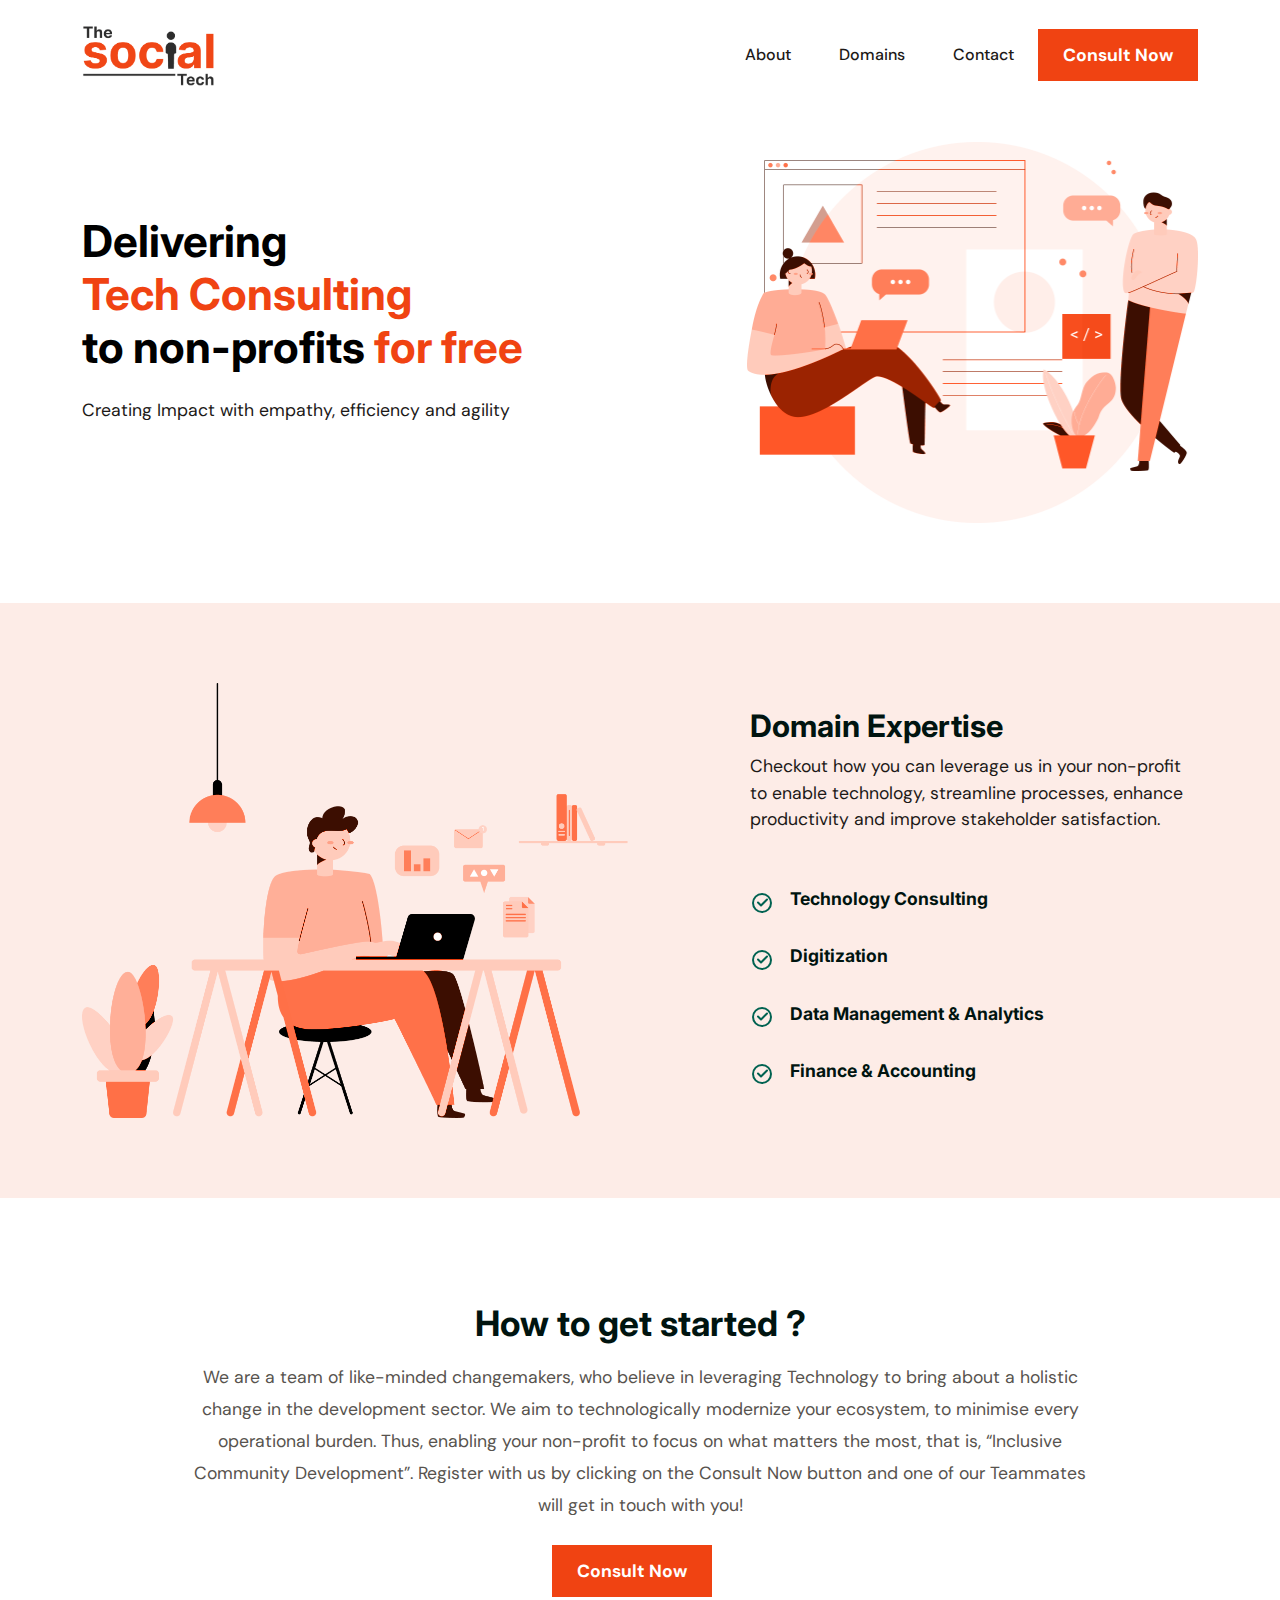
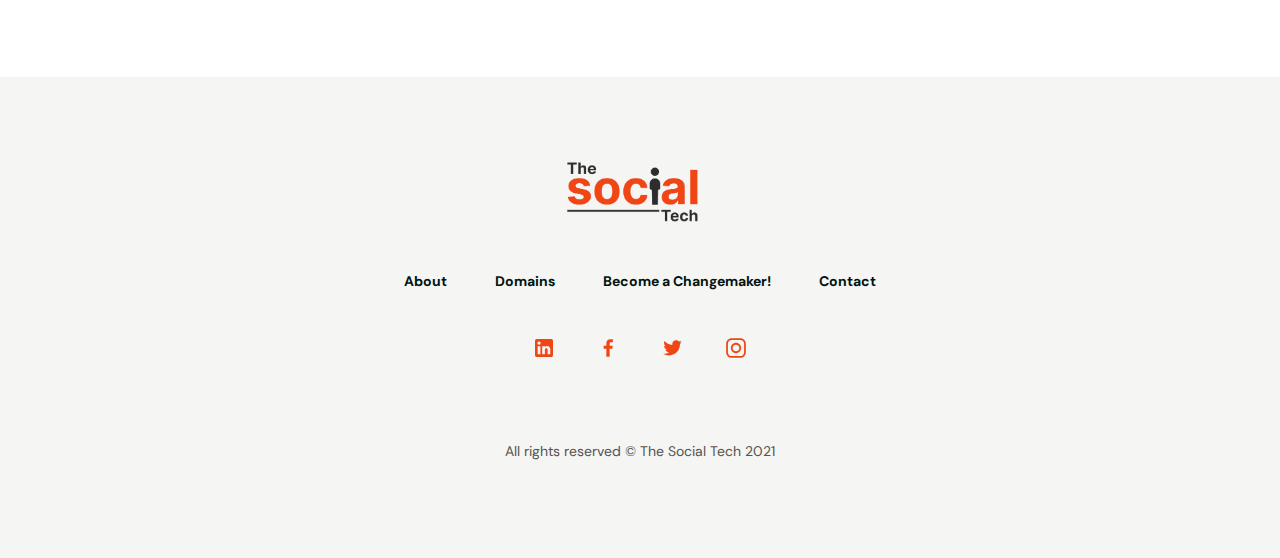
<file: index.html>
<!DOCTYPE html>
<html lang="en">
  <head>
    <title>The Social Tech | Enabling Non Profits with Technology</title>
    <meta charset="utf-8">
    <meta name="viewport" content="width=device-width, initial-scale=1, shrink-to-fit=no">
    <meta name="description" content="We are a community of changemakers, who strongly believe in Enabling Social Interventions with Technology | Responsible Tech | Enlarging Opportunities">
    <meta name="author" content="">
    <link rel="stylesheet" href="https://fonts.googleapis.com/css2?family=DM+Sans:wght@400;500;700&display=swap">
    <link rel="stylesheet" href="https://fonts.googleapis.com/css2?family=Poppins:wght@400;500;700&display=swap">
    <link rel="stylesheet" href="https://fonts.googleapis.com/css?family=Inter:400&amp;subset=latin">
    <link rel="stylesheet" href="css/bootstrap/bootstrap.min.css">
    <link rel="icon" href="favicon.ico">
	<!-- Global site tag (gtag.js) - Google Analytics -->
	<script async src="https://www.googletagmanager.com/gtag/js?id=G-4LLMQLRCB5"></script>
	<script>
	  window.dataLayer = window.dataLayer || [];
	  function gtag(){dataLayer.push(arguments);}
	  gtag('js', new Date());

	  gtag('config', 'G-4LLMQLRCB5');
	</script>
  </head>
  <body>
    <div class="">
        
      <nav class="position-relative navbar navbar-expand-lg navbar-light py-5"><div class="container">
        <a class="navbar-brand" href="index.html">
          <img src="images/thesocialtech-logo.png" alt="" width="132"></a>
        <button class="btn p-0 d-lg-none navbar-burger">
          <svg width="24" height="24" viewbox="0 0 24 24" fill="none" xmlns="http://www.w3.org/2000/svg"><path fill-rule="evenodd" clip-rule="evenodd" d="M3.5 7C3.22386 7 3 6.77614 3 6.5C3 6.22386 3.22386 6 3.5 6H20.5C20.7761 6 21 6.22386 21 6.5C21 6.77614 20.7761 7 20.5 7H3.5ZM3.5 12C3.22386 12 3 11.7761 3 11.5C3 11.2239 3.22386 11 3.5 11H20.5C20.7761 11 21 11.2239 21 11.5C21 11.7761 20.7761 12 20.5 12H3.5ZM3 16.5C3 16.7761 3.22386 17 3.5 17H20.5C20.7761 17 21 16.7761 21 16.5C21 16.2239 20.7761 16 20.5 16H3.5C3.22386 16 3 16.2239 3 16.5Z" fill="#006251"></path></svg></button>
        <ul class="d-none d-lg-flex ms-auto navbar-nav">
		  <li class="nav-item"><a class="nav-link" href="about.html">About</a></li>
          <li class="nav-item"><a class="nav-link" href="service-domains.html">Domains</a></li>
          <li class="nav-item"><a class="nav-link" href="contact.html">Contact</a></li>
          <li class="nav-item">
        </ul>
		<div class="d-none d-lg-block"><a class="btn btn-secondary" href="non-profit-consult-us.html">Consult Now</a></li>
        </div>
        <div class="d-none navbar-menu position-fixed top-0 start-0 bottom-0 w-75 mw-sm" style="z-index: 9999;">
          <div class="navbar-backdrop position-fixed top-0 start-0 end-0 bottom-0 bg-primary" style="opacity: 90%;"></div>
          <nav class="position-relative h-100 w-100 d-flex flex-column py-6 px-6 navbar-light bg-white overflow-auto"><div class="d-flex align-items-center mb-10">
            <a class="me-auto navbar-brand" href="index.html">
              <img src="images/thesocialtech-logo.png" alt="The Social Tech" width="132"></a>
            <button class="navbar-close btn-close" type="button" aria-label="Close"></button>
            </div>
            <div>
              <ul class="nav flex-column">
				<li class="nav-item mb-4"><a class="nav-link" href="about.html">About</a></li>
                <li class="nav-item mb-4"><a class="nav-link" href="service-domains.html">Domains</a></li>
                <li class="nav-item mb-4"><a class="nav-link" href="contact.html">Contact</a></li>
              </ul>
			  <div class="mt-auto">
				<div class="py-6"><a class="w-100 btn btn-secondary mb-2" href="non-profit-consult-us.html">Consult Now</a></div>
              </div>
            </div>
          </nav></div>
      </nav>
        
      <section class="pb-8">
		<div class="container mt-8">
        <div class="row align-items-center mb-12">
          <div class="col-12 col-lg-7 mb-20 mb-lg-0">
            <!--<div class="mw-lg-md">-->
            <h1 class="mb-5 text-primary">
              Delivering<br><span class="text-secondary">Tech Consulting</span><br>
              to non-profits <span class="text-secondary">for free</span>
            </h1>
            <p class="lh-lg mb-6 lead">Creating Impact with empathy, efficiency and agility</p>
            <!--</div>-->
          </div>
          <div class="col-12 col-lg-5 ms-auto">
            <img class="img-fluid" src="images/example-scene-orange.png" alt="">
		  </div>
        </div>
        </div>
      </section>
        
      <section class="py-20 bg-secondary-light">
        <div class="container">
          <div class="row align-items-center">
            <div class="col-12 col-lg-6 mb-10 mb-lg-0">
              <img class="img-fluid" src="images/scene-computer-orange.png" alt="">
            </div>
            <div class="col-12 col-lg-6">
              <div class="mw-lg-md ms-lg-auto">
                <h3>Domain Expertise</h3>
                <p class="mb-14">Checkout how you can leverage us in your non-profit to enable technology,
                  streamline processes, enhance productivity and improve stakeholder satisfaction.</p>
                <div class="d-flex align-items-start mb-6">
                  <span class="me-4">
                    <svg width="24" height="24" viewbox="0 0 24 24" fill="none" xmlns="http://www.w3.org/2000/svg">
                      <path d="M12 21C16.9706 21 21 16.9706 21 12C21 7.02944 16.9706 3 12 3C7.02944 3 3 7.02944 3 12C3 16.9706 7.02944 21 12 21Z" stroke="#006251" stroke-width="2" stroke-linecap="round" stroke-linejoin="round"></path>
                      <path d="M8 11.5L11 14.5L17 8.5" stroke="#006251" stroke-width="2" stroke-linecap="round" stroke-linejoin="round"></path>
                    </svg>
                  </span>
                  <div>
                    <h6 class="mb-3">Technology Consulting</h6>
                  </div>
                </div>
                <div class="d-flex align-items-start mb-6">
                  <span class="me-4">
                    <svg width="24" height="24" viewbox="0 0 24 24" fill="none" xmlns="http://www.w3.org/2000/svg">
                      <path d="M12 21C16.9706 21 21 16.9706 21 12C21 7.02944 16.9706 3 12 3C7.02944 3 3 7.02944 3 12C3 16.9706 7.02944 21 12 21Z" stroke="#006251" stroke-width="2" stroke-linecap="round" stroke-linejoin="round"></path>
                      <path d="M8 11.5L11 14.5L17 8.5" stroke="#006251" stroke-width="2" stroke-linecap="round" stroke-linejoin="round"></path>
                    </svg>
                  </span>
                  <div>
                    <h6 class="mb-3">Digitization</h6>
                  </div>
                </div>
      
                <div class="d-flex align-items-start mb-6">
                  <span class="me-4">
                    <svg width="24" height="24" viewbox="0 0 24 24" fill="none" xmlns="http://www.w3.org/2000/svg">
                      <path d="M12 21C16.9706 21 21 16.9706 21 12C21 7.02944 16.9706 3 12 3C7.02944 3 3 7.02944 3 12C3 16.9706 7.02944 21 12 21Z" stroke="#006251" stroke-width="2" stroke-linecap="round" stroke-linejoin="round"></path>
                      <path d="M8 11.5L11 14.5L17 8.5" stroke="#006251" stroke-width="2" stroke-linecap="round" stroke-linejoin="round"></path>
                    </svg>
                  </span>
                  <div>
                    <h6 class="mb-3">Data Management &amp; Analytics</h6>
                  </div>
                </div>  
      
                <div class="d-flex align-items-start">
                  <span class="me-4">
                    <svg width="24" height="24" viewbox="0 0 24 24" fill="none" xmlns="http://www.w3.org/2000/svg">
                      <path d="M12 21C16.9706 21 21 16.9706 21 12C21 7.02944 16.9706 3 12 3C7.02944 3 3 7.02944 3 12C3 16.9706 7.02944 21 12 21Z" stroke="#006251" stroke-width="2" stroke-linecap="round" stroke-linejoin="round"></path>
                      <path d="M8 11.5L11 14.5L17 8.5" stroke="#006251" stroke-width="2" stroke-linecap="round" stroke-linejoin="round"></path>
                    </svg>
                  </span>
                  <div>
                    <h6 class="mb-3">Finance &amp; Accounting</h6>
                  </div>
                </div>
              </div>
            </div>
          </div>
        </div>
      </section>
        
      <!---<section class="py-20 bg-light">
        <div class="container">
          <div class="mw-3xl mx-auto mb-8 text-center">
            
            <h2 class="mt-6 mb-4">Domain Expertise</h2>
            <p class="mx-auto lh-lg text-muted">Checkout how you can leverage us in your non-profit to enable technology,
              streamline processes, enhance productivity and improve stakeholder satisfaction.
            </p>
          </div>
          <div class="row mb-n4">
            <div class="col-12 col-md-12 col-lg-12 p-4">
              <img class="img-fluid" src="images/services.png" alt="">
            </div>
          </div>
        </div>
      </section>-->
        
      <section class="py-20"><div class="container">
          <div class="mw-4xl mx-auto text-center">
            
            <h2 class="mt-6 mb-4">How to get started ?</h2>
            <p class="mb-6 mx-auto lh-lg text-muted">We are a team of like-minded changemakers, who believe in leveraging Technology to bring about a holistic change in the development sector. We aim to technologically modernize your ecosystem, to minimise every operational burden. Thus, enabling your non-profit to focus on what matters the most, that is, “Inclusive Community Development”. Register with us by clicking on the Consult Now button and one of our Teammates will get in touch with you!
      </p>
            <a class="btn btn-primary d-block d-md-inline-block mb-2 mb-md-0 mb-lg-0 me-md-4 btn-secondary" href="non-profit-consult-us.html">Consult Now</a>
          </div>
        </div>
      </section>
        
      <section class="py-20 bg-light"><div class="container">
        <div class="max-w-xl mx-auto">
          <div class="text-center pb-10 border-bottom">
            <a class="d-inline-block mb-10 navbar-brand" href="#">
              <img src="images/thesocialtech-logo.png" alt="" width="132"></a>
            <ul class="list-unstyled d-flex flex-wrap justify-content-center mb-10">
				<li class="mb-5 mb-lg-0 me-6 me-lg-12"><a class="small link-dark text-decoration-none fw-bold" href="about.html">About</a></li>
                <li class="mb-5 mb-lg-0 me-6 me-lg-12"><a class="small link-dark text-decoration-none fw-bold" href="service-domains.html">Domains</a></li>
                <li class="mb-5 mb-lg-0 me-6 me-lg-12"><a class="small link-dark text-decoration-none fw-bold" href="changemaker-registration.html">Become a Changemaker!</a></li>
                <li><a class="small link-dark text-decoration-none fw-bold" href="contact.html">Contact</a></li>
            </ul><div class="d-flex flex-wrap justify-content-center align-items-center">
                <a class="text-decoration-none me-10" href="https://linkedin.com/company/thesocialtechorg">
                  <img src="cronos-assets/logos/brands/linkedIn.svg" height="24" width="24" alt=""></a>
                <a class="text-decoration-none me-10" href="https://fb.me/thesocialtechorg">
                  <img src="cronos-assets/logos/brands/facebook.svg" height="24" width="24"  alt=""></a>
                <a class="text-decoration-none me-10" href="https://twitter.com/SocialTechOrg">
                  <img src="cronos-assets/logos/brands/twitter.svg" height="24" width="24" alt=""></a>
                <a class="text-decoration-none" href="https://www.instagram.com/thesocialtechorg/">
                  <img src="cronos-assets/logos/brands/instagram.svg" height="24" width="24" alt=""></a>
            </div>
          </div>
          <p class="pt-10 small text-muted text-center">All rights reserved © The Social Tech 2021</p>
        </div>
        </div>
      </section>
    </div>
    <script src="js/bootstrap/bootstrap.bundle.min.js"></script>
    <script src="js/main.js"></script>
  </body>
</html>
</file>
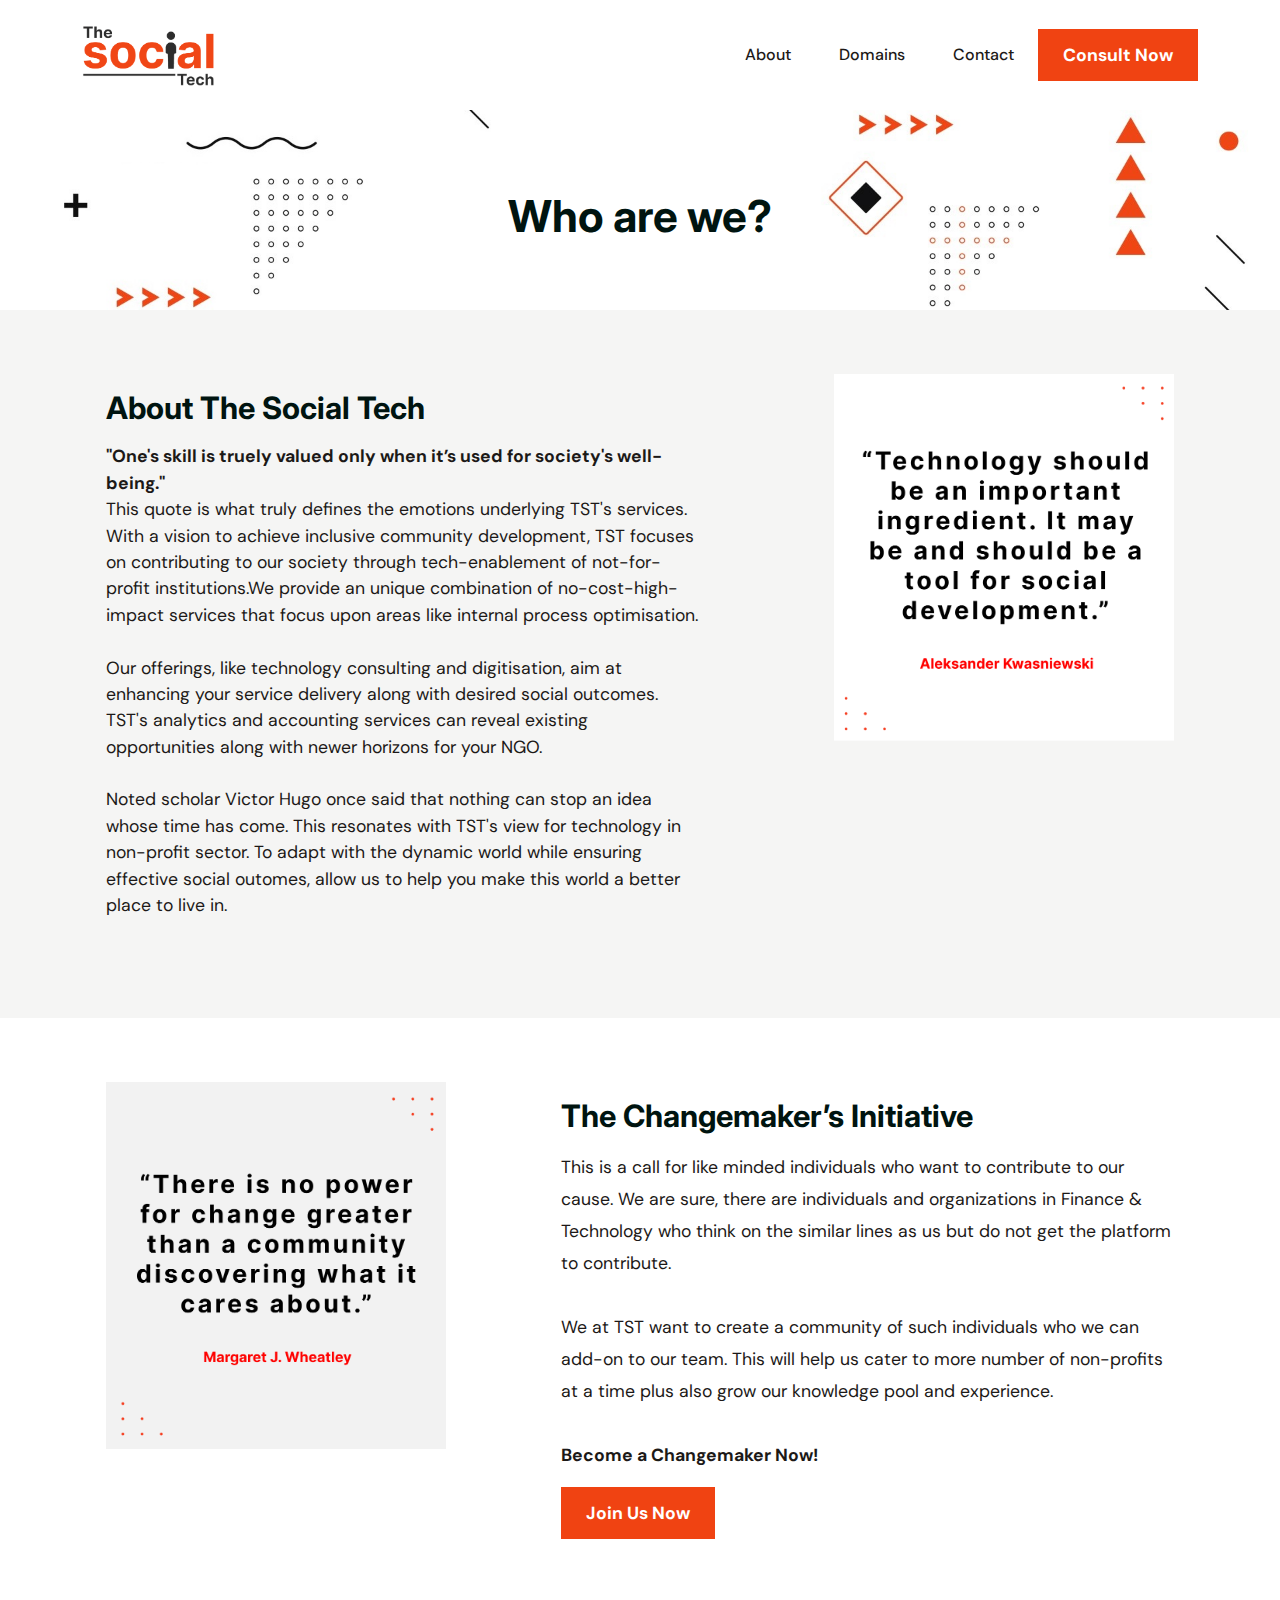
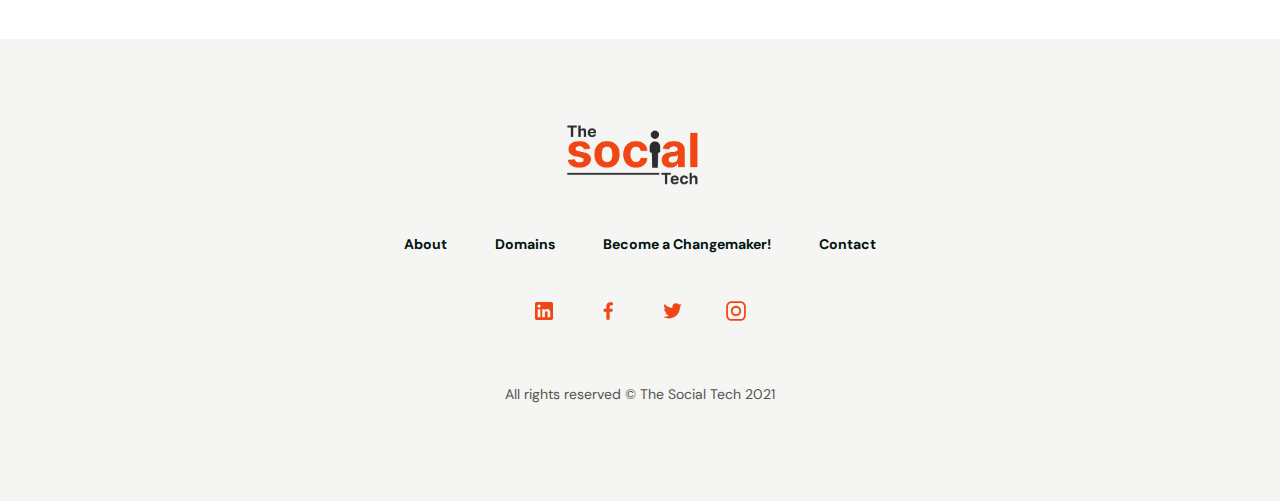
<file: about.html>
<!DOCTYPE html>
<html lang="en">
  <head>
    <title>About Us | The Social Tech - Enabling NP Tech</title>
    <meta charset="utf-8">
    <meta name="viewport" content="width=device-width, initial-scale=1, shrink-to-fit=no">
    <meta name="description" content="Enabling Social Interventions with Technology | Enlarging Opportunities | Technology Consulting | Digitization | Data Analytics | Finance & Accounting">
    <meta name="author" content="">
    <link rel="stylesheet" href="https://fonts.googleapis.com/css2?family=DM+Sans:wght@400;500;700&display=swap">
    <link rel="stylesheet" href="https://fonts.googleapis.com/css2?family=Poppins:wght@400;500;700&display=swap">
    <link rel="stylesheet" href="https://fonts.googleapis.com/css?family=Inter:400&amp;subset=latin">
    <link rel="stylesheet" href="css/bootstrap/bootstrap.min.css">
    <link rel="icon" href="favicon.ico">
  </head>
  <body>
    <div class="">
        
     <nav class="position-relative navbar navbar-expand-lg navbar-light py-5"><div class="container">
        <a class="navbar-brand" href="index.html">
          <img src="images/thesocialtech-logo.png" alt="The Social Tech" width="132"></a>
        <button class="btn p-0 d-lg-none navbar-burger">
          <svg width="24" height="24" viewbox="0 0 24 24" fill="none" xmlns="http://www.w3.org/2000/svg"><path fill-rule="evenodd" clip-rule="evenodd" d="M3.5 7C3.22386 7 3 6.77614 3 6.5C3 6.22386 3.22386 6 3.5 6H20.5C20.7761 6 21 6.22386 21 6.5C21 6.77614 20.7761 7 20.5 7H3.5ZM3.5 12C3.22386 12 3 11.7761 3 11.5C3 11.2239 3.22386 11 3.5 11H20.5C20.7761 11 21 11.2239 21 11.5C21 11.7761 20.7761 12 20.5 12H3.5ZM3 16.5C3 16.7761 3.22386 17 3.5 17H20.5C20.7761 17 21 16.7761 21 16.5C21 16.2239 20.7761 16 20.5 16H3.5C3.22386 16 3 16.2239 3 16.5Z" fill="#006251"></path></svg></button>
        <ul class="d-none d-lg-flex ms-auto navbar-nav">
		  <li class="nav-item"><a class="nav-link" href="about.html">About</a></li>
          <li class="nav-item"><a class="nav-link" href="service-domains.html">Domains</a></li>
          <li class="nav-item"><a class="nav-link" href="contact.html">Contact</a></li>
          <li class="nav-item">
        </ul>
		<div class="d-none d-lg-block"><a class="btn btn-secondary" href="non-profit-consult-us.html">Consult Now</a></li>
        </div>
        <div class="d-none navbar-menu position-fixed top-0 start-0 bottom-0 w-75 mw-sm" style="z-index: 9999;">
          <div class="navbar-backdrop position-fixed top-0 start-0 end-0 bottom-0 bg-primary" style="opacity: 90%;"></div>
          <nav class="position-relative h-100 w-100 d-flex flex-column py-6 px-6 navbar-light bg-white overflow-auto"><div class="d-flex align-items-center mb-10">
            <a class="me-auto navbar-brand" href="index.html">
              <img src="images/thesocialtech-logo.png" alt="The Social Tech" width="132"></a>
            <button class="navbar-close btn-close" type="button" aria-label="Close"></button>
            </div>
            <div>
              <ul class="nav flex-column">
				<li class="nav-item mb-4"><a class="nav-link" href="about.html">About</a></li>
                <li class="nav-item mb-4"><a class="nav-link" href="service-domains.html">Domains</a></li>
                <li class="nav-item mb-4"><a class="nav-link" href="contact.html">Contact</a></li>
              </ul><div class="mt-auto">
              <div class="py-6"><a class="w-100 btn btn-secondary mb-2" href="non-profit-consult-us.html">Consult Now</a></div>
              </div>
            </div>
          </nav></div>
      </nav>
         
	<section>
	   <div class="text-center bg-image"
          style=" background-image: url('images/page_banner.jpg');	  
			background-position: center;
			background-repeat: no-repeat;
			background-size: cover;
			position: relative;
          height: 200px;">
		  <h1 class="p-20">Who are we?</h1>  
        </div>
	</section>
		
		
	  
	  
      <section class="py-10 bg-light"><div class="container">
          <div class="row mb-5 p-6 bg-light">
            <div class="col-12 col-lg-7">
              <div class="pe-lg-5 mb-4">
                <h3 class="mt-4 mb-4">About The Social Tech</h3>
				<strong>"One's skill is truely valued only when it’s used for society's well-being."</strong>
				<br>
				This quote is what truly defines the emotions underlying TST's services. With a vision to achieve inclusive community development, TST focuses on contributing to our society through tech-enablement of not-for-profit institutions.We provide an unique combination of no-cost-high-impact services that focus upon areas like internal process optimisation. 
				<br><br>
				Our offerings, like technology consulting and digitisation, aim at enhancing your service delivery along with desired social outcomes. TST's analytics and accounting services can reveal existing opportunities along with newer horizons for your NGO.
				<br><br>
				Noted scholar Victor Hugo once said that nothing can stop an idea whose time has come. This resonates with TST's view for technology in non-profit sector. To adapt with the dynamic world while ensuring effective social outomes, allow us to help you make this world a better place to live in.
                </p>
              </div>
            </div>
            <div class="col-12 col-lg-4 ms-auto">
              <img class="img-fluid" src="images/quote-about.png" alt=""></div>
          </div>
        </div>
      </section>
        
      <section class="py-10">
        <div class="container">
          <div class="row mb-5 p-6">	
            <div class="col-12 col-lg-4 me-auto">
              <img class="img-fluid" src="images/quote-about2.png" alt="">
            </div>
      
            <div class="col-12 col-lg-7">
              <div class="mb-4">
                <h3 class="mt-4 mb-4">The Changemaker’s Initiative</h3>
                <p class="lead lh-lg">This is a call for like minded individuals who want to contribute to our cause. We are sure, there are individuals and organizations in Finance &amp; Technology who think on the similar lines as us but do not get the platform to contribute. 
                  <br><br>
                  We at TST want to create a community of such individuals who we can add-on to our team. This will help us cater to more number of non-profits at a time plus also grow our knowledge pool and experience.
                  <br><br>
                  <strong>Become a Changemaker Now!</strong>
                </p>
                <a class="btn btn-primary d-inline-block btn-secondary" href="changemaker-registration.html">Join Us Now</a>
              </div>
            </div>
          </div>
        </div>
      </section>
        
      <section class="py-20 bg-light"><div class="container">
          <div class="max-w-xl mx-auto">
            <div class="text-center pb-10 border-bottom">
              <a class="d-inline-block mb-10 navbar-brand" href="index.html"><img src="images/thesocialtech-logo.png" alt="" width="132"></a>
              <ul class="list-unstyled d-flex flex-wrap justify-content-center mb-10"><li class="mb-5 mb-lg-0 me-6 me-lg-12"><a class="small link-dark text-decoration-none fw-bold" href="about.html">About</a></li>
                <li class="mb-5 mb-lg-0 me-6 me-lg-12"><a class="small link-dark text-decoration-none fw-bold" href="service-domains.html">Domains</a></li>
                <li class="mb-5 mb-lg-0 me-6 me-lg-12"><a class="small link-dark text-decoration-none fw-bold" href="changemaker-registration.html">Become a Changemaker!</a></li>
                <li><a class="small link-dark text-decoration-none fw-bold" href="contact.html">Contact</a></li>
              </ul><div class="d-flex flex-wrap justify-content-center align-items-center">
              <a class="text-decoration-none me-10" href="https://linkedin.com/company/thesocialtechorg">
                  <img src="cronos-assets/logos/brands/linkedIn.svg" height="24" width="24" alt=""></a>
                <a class="text-decoration-none me-10" href="https://fb.me/thesocialtechorg">
                  <img src="cronos-assets/logos/brands/facebook.svg" height="24" width="24"  alt=""></a>
                <a class="text-decoration-none me-10" href="https://twitter.com/SocialTechOrg">
                  <img src="cronos-assets/logos/brands/twitter.svg" height="24" width="24" alt=""></a>
                <a class="text-decoration-none" href="https://www.instagram.com/thesocialtechorg/">
                  <img src="cronos-assets/logos/brands/instagram.svg" height="24" width="24" alt=""></a>
              </div>
            </div>
            <p class="pt-5 small text-muted text-center">All rights reserved © The Social Tech 2021</p>
          </div>
        </div>
      </section>
    </div>
    <script src="js/bootstrap/bootstrap.bundle.min.js"></script>
    <script src="js/main.js"></script>
  </body>
</html>
</file>
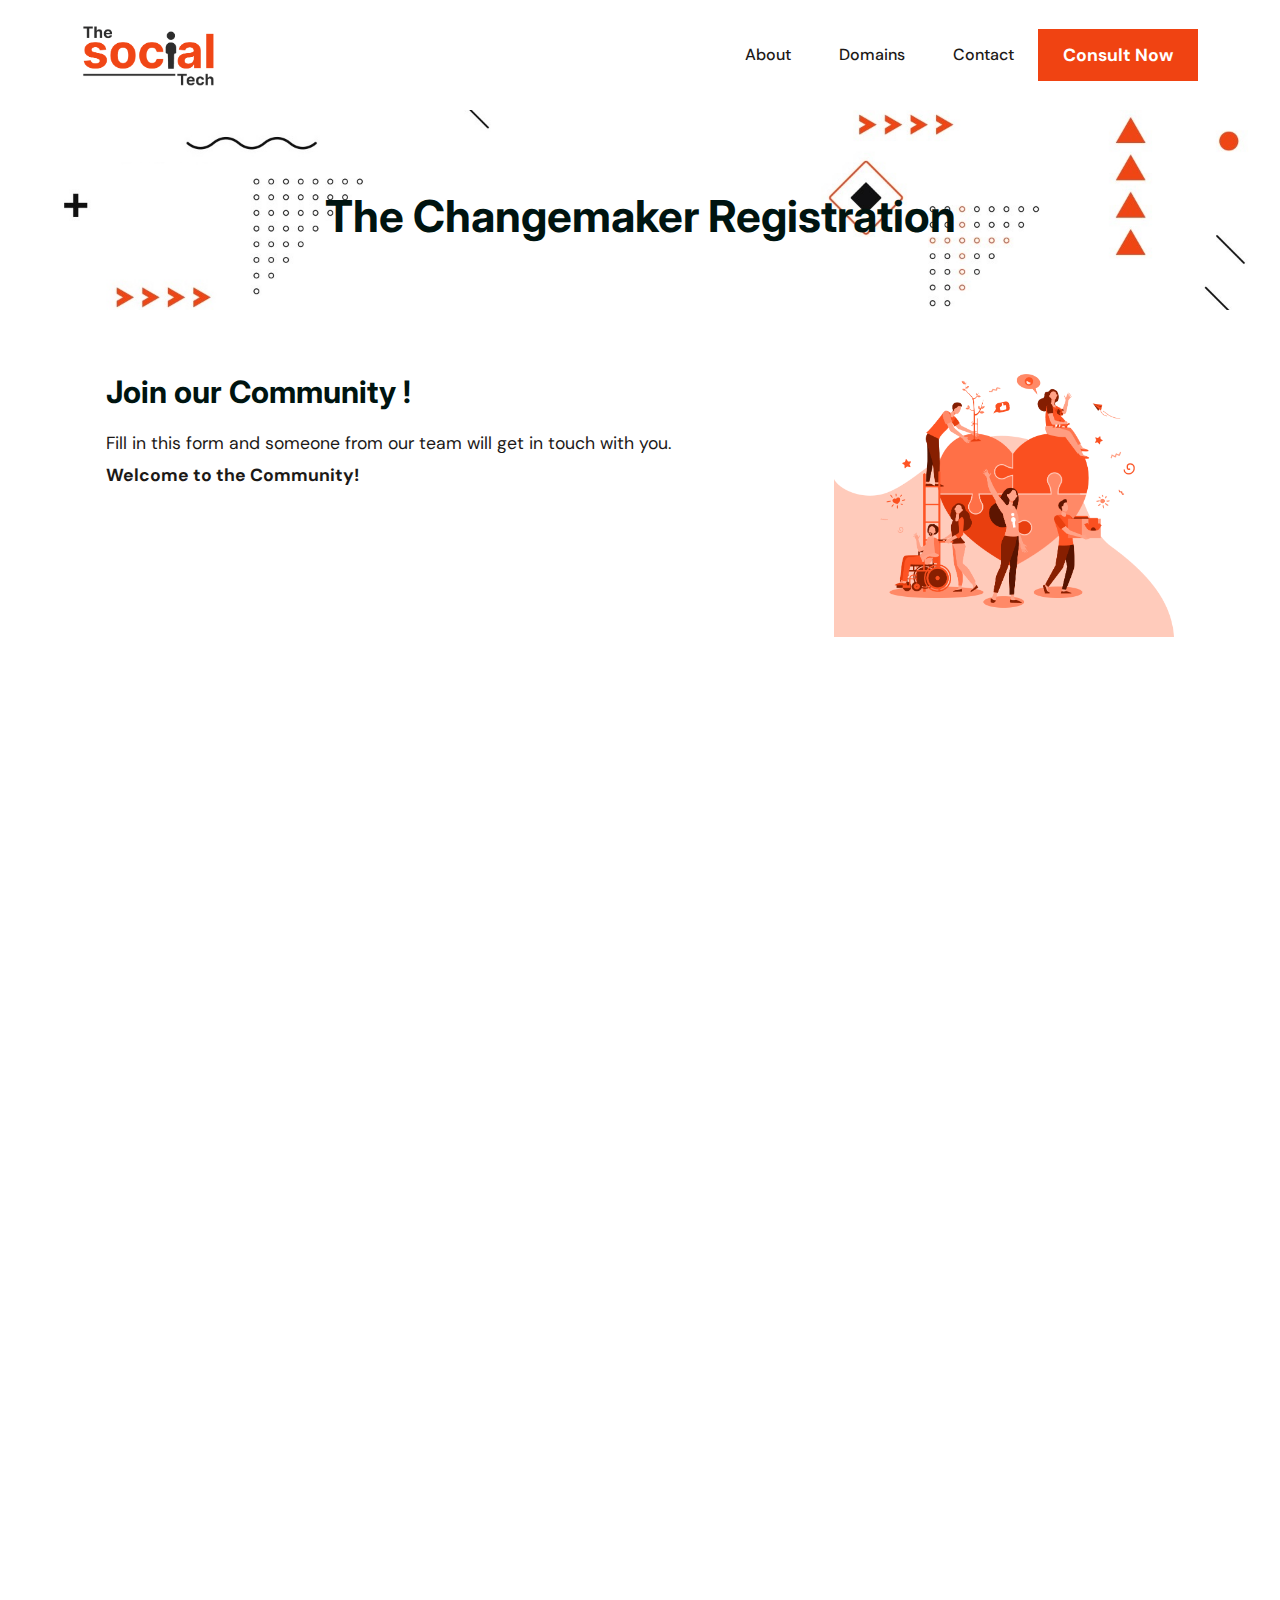
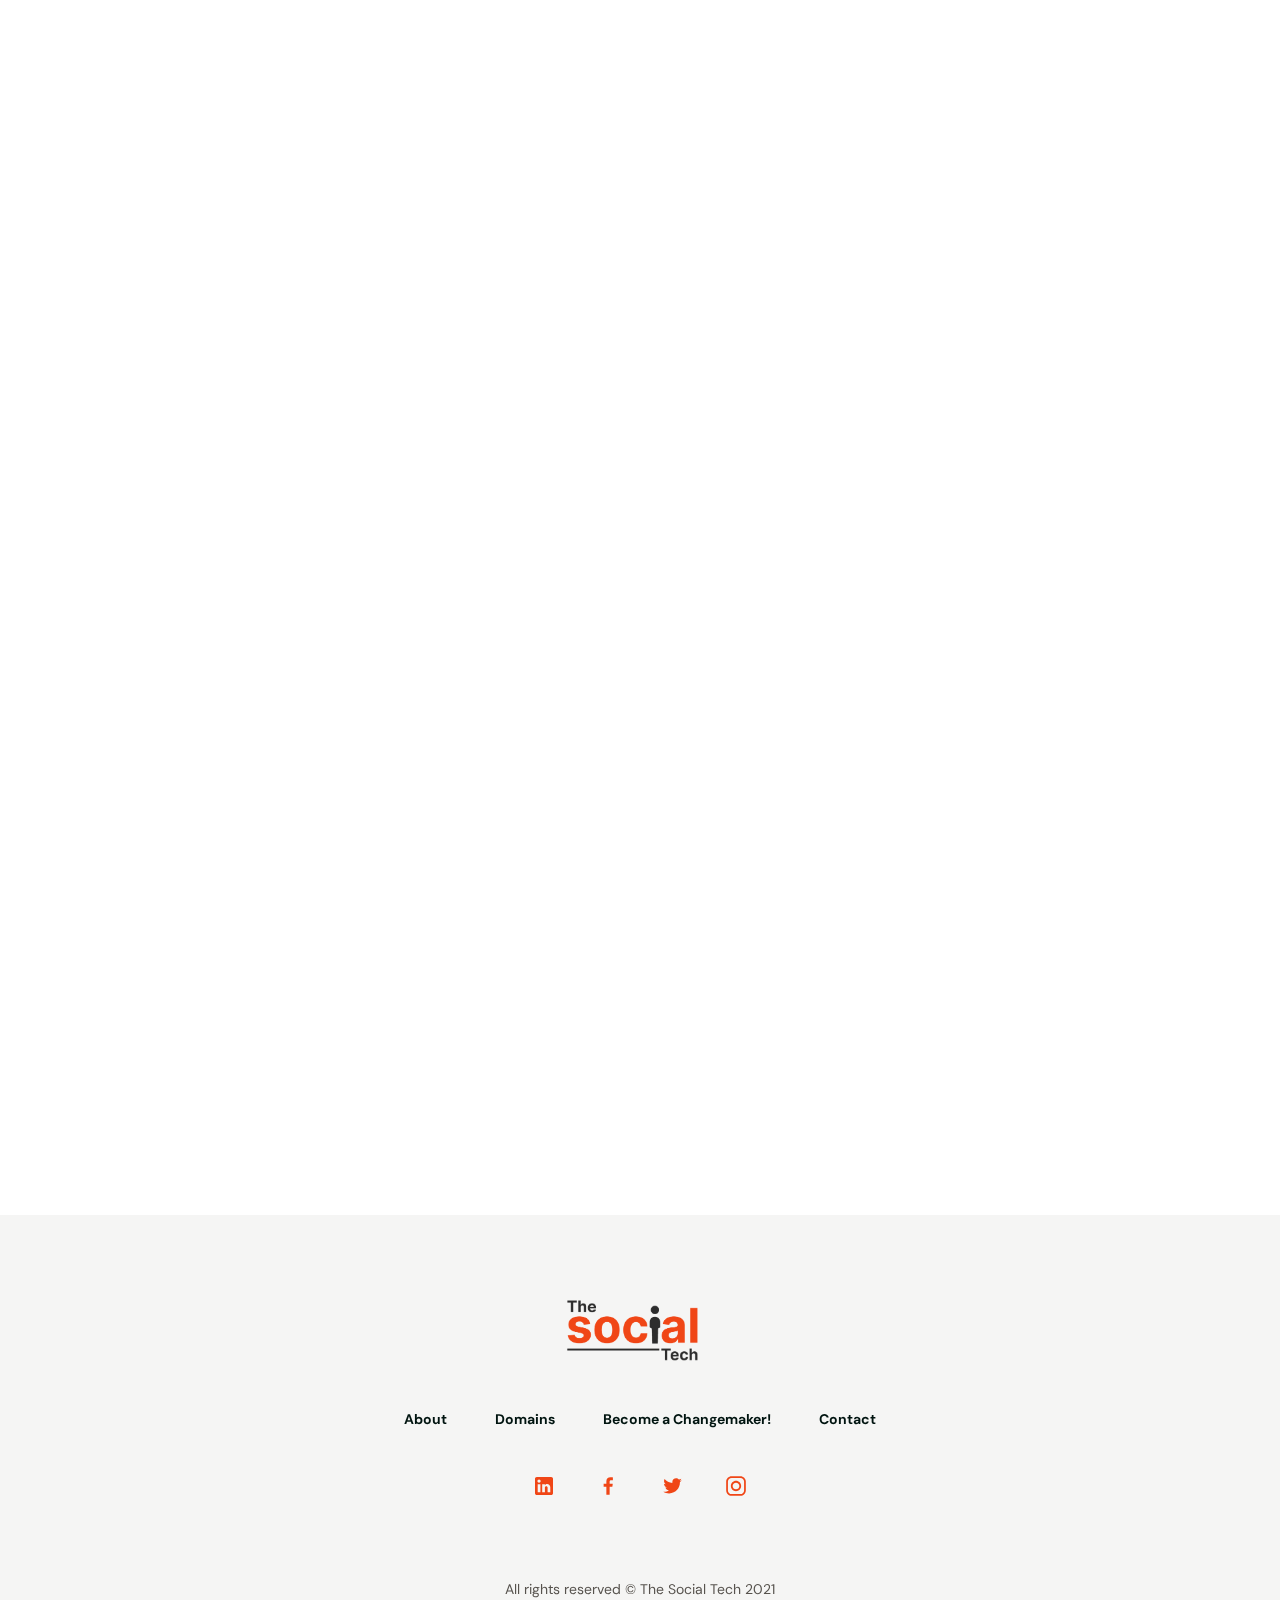
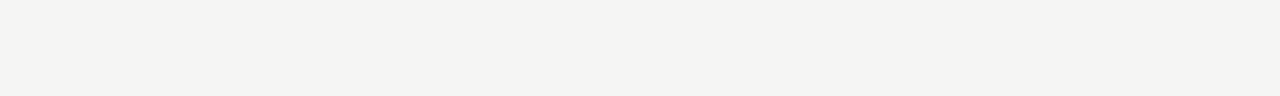
<file: changemaker-registration.html>
<!DOCTYPE html>
<html lang="en">
  <head>
    <title>Changemaker Registration | The Social Tech - Enabling NP Tech</title>
    <meta charset="utf-8">
    <meta name="viewport" content="width=device-width, initial-scale=1, shrink-to-fit=no">
    <meta name="description" content="Join our community and Enable Technology for Non Profits. We want to create a community of such individuals who we can add-on to our team.">
    <meta name="author" content="">
    <link rel="stylesheet" href="https://fonts.googleapis.com/css2?family=DM+Sans:wght@400;500;700&display=swap">
    <link rel="stylesheet" href="https://fonts.googleapis.com/css2?family=Poppins:wght@400;500;700&display=swap">
    <link rel="stylesheet" href="https://fonts.googleapis.com/css?family=Inter:400&amp;subset=latin">
    <link rel="stylesheet" href="css/bootstrap/bootstrap.min.css">
    <link rel="icon" href="favicon.ico">
  </head>
  <body>
    <div class="">
        
      <nav class="position-relative navbar navbar-expand-lg navbar-light py-5"><div class="container">
        <a class="navbar-brand" href="index.html">
          <img src="images/thesocialtech-logo.png" alt="The Social Tech" width="132"></a>
        <button class="btn p-0 d-lg-none navbar-burger">
          <svg width="24" height="24" viewbox="0 0 24 24" fill="none" xmlns="http://www.w3.org/2000/svg"><path fill-rule="evenodd" clip-rule="evenodd" d="M3.5 7C3.22386 7 3 6.77614 3 6.5C3 6.22386 3.22386 6 3.5 6H20.5C20.7761 6 21 6.22386 21 6.5C21 6.77614 20.7761 7 20.5 7H3.5ZM3.5 12C3.22386 12 3 11.7761 3 11.5C3 11.2239 3.22386 11 3.5 11H20.5C20.7761 11 21 11.2239 21 11.5C21 11.7761 20.7761 12 20.5 12H3.5ZM3 16.5C3 16.7761 3.22386 17 3.5 17H20.5C20.7761 17 21 16.7761 21 16.5C21 16.2239 20.7761 16 20.5 16H3.5C3.22386 16 3 16.2239 3 16.5Z" fill="#006251"></path></svg></button>
        <ul class="d-none d-lg-flex ms-auto navbar-nav">
		  <li class="nav-item"><a class="nav-link" href="about.html">About</a></li>
          <li class="nav-item"><a class="nav-link" href="service-domains.html">Domains</a></li>
          <li class="nav-item"><a class="nav-link" href="contact.html">Contact</a></li>
          <li class="nav-item">
        </ul>
		<div class="d-none d-lg-block"><a class="btn btn-secondary" href="non-profit-consult-us.html">Consult Now</a></li>
        </div>
        <div class="d-none navbar-menu position-fixed top-0 start-0 bottom-0 w-75 mw-sm" style="z-index: 9999;">
          <div class="navbar-backdrop position-fixed top-0 start-0 end-0 bottom-0 bg-primary" style="opacity: 90%;"></div>
          <nav class="position-relative h-100 w-100 d-flex flex-column py-6 px-6 navbar-light bg-white overflow-auto"><div class="d-flex align-items-center mb-10">
            <a class="me-auto navbar-brand" href="index.html">
              <img src="images/thesocialtech-logo.png" alt="The Social Tech" width="132"></a>
            <button class="navbar-close btn-close" type="button" aria-label="Close"></button>
            </div>
            <div>
              <ul class="nav flex-column">
				<li class="nav-item mb-4"><a class="nav-link" href="about.html">About</a></li>
                <li class="nav-item mb-4"><a class="nav-link" href="service-domains.html">Domains</a></li>
                <li class="nav-item mb-4"><a class="nav-link" href="contact.html">Contact</a></li>
              </ul>
			  <div class="mt-auto">
				<div class="py-6"><a class="w-100 btn btn-secondary mb-2" href="non-profit-consult-us.html">Consult Now</a></div>
              </div>
            </div>
          </nav></div>
      </nav>
        
    <!--   <section class="py-20"><div class="container">
        <div class="mw-4xl mx-auto text-center">
          <h2 class="mt-4 mb-4">The Changemaker Registration</h2>
        </div>
        </div>
      </section> -->
        
	<section>
	   <div class="text-center bg-image"
          style=" background-image: url('images/page_banner.jpg');	  
			background-position: center;
			background-repeat: no-repeat;
			background-size: cover;
			position: relative;
          height: 200px;">
		  <h1 class="p-20">The Changemaker Registration</h1>  
        </div>
	</section>
	
      <section class="py-10">
        <div class="container">
          <div class="row mb-5 p-6">
            <div class="col-12 col-lg-8">
              <div class="pe-lg-5 mb-4">
                <h3 class="mb-4">Join our Community !</h3>
                <p class="lead lh-lg">Fill in this form and someone from our team will get in touch with you. 
				<br><strong>Welcome to the Community!</strong></p>
				<iframe src="https://docs.google.com/forms/d/e/1FAIpQLSf7AXxbcBuYXLb11dHCJxNf9v5k1QYqOILR3e6VvJ0noaPfAw/viewform?embedded=true" width="640" height="2200" frameborder="0" marginheight="0" marginwidth="0">Loading…</iframe>
              </div>
            </div>
            <div class="col-12 col-lg-4 ms-auto">
              <img class="img-fluid" src="images/volunteer-orange.png" alt="">
            </div>
          </div>
        </div>
      </section>
        
      <section class="py-20 bg-light"><div class="container">
          <div class="max-w-xl mx-auto">
            <div class="text-center pb-10 border-bottom">
              <a class="d-inline-block mb-10 navbar-brand" href="#"><img src="images/thesocialtech-logo.png" alt="" width="132"></a>
              <ul class="list-unstyled d-flex flex-wrap justify-content-center mb-10"><li class="mb-5 mb-lg-0 me-6 me-lg-12"><a class="small link-dark text-decoration-none fw-bold" href="about.html">About</a></li>
                <li class="mb-5 mb-lg-0 me-6 me-lg-12"><a class="small link-dark text-decoration-none fw-bold" href="service-domains.html">Domains</a></li>
                <li class="mb-5 mb-lg-0 me-6 me-lg-12"><a class="small link-dark text-decoration-none fw-bold" href="changemaker-registration.html">Become a Changemaker!</a></li>
                <li><a class="small link-dark text-decoration-none fw-bold" href="contact.html">Contact</a></li>
              </ul><div class="d-flex flex-wrap justify-content-center align-items-center">
              <a class="text-decoration-none me-10" href="https://linkedin.com/company/thesocialtechorg">
                  <img src="cronos-assets/logos/brands/linkedIn.svg" height="24" width="24" alt=""></a>
                <a class="text-decoration-none me-10" href="https://fb.me/thesocialtechorg">
                  <img src="cronos-assets/logos/brands/facebook.svg" height="24" width="24"  alt=""></a>
                <a class="text-decoration-none me-10" href="https://twitter.com/SocialTechOrg">
                  <img src="cronos-assets/logos/brands/twitter.svg" height="24" width="24" alt=""></a>
                <a class="text-decoration-none" href="https://www.instagram.com/thesocialtechorg/">
                  <img src="cronos-assets/logos/brands/instagram.svg" height="24" width="24" alt=""></a>
              </div>
            </div>
            <p class="pt-10 small text-muted text-center">All rights reserved © The Social Tech 2021</p>
          </div>
        </div>
      </section>
    </div>
    <script src="js/bootstrap/bootstrap.bundle.min.js"></script>
    <script src="js/main.js"></script>
  </body>
</html>
</file>
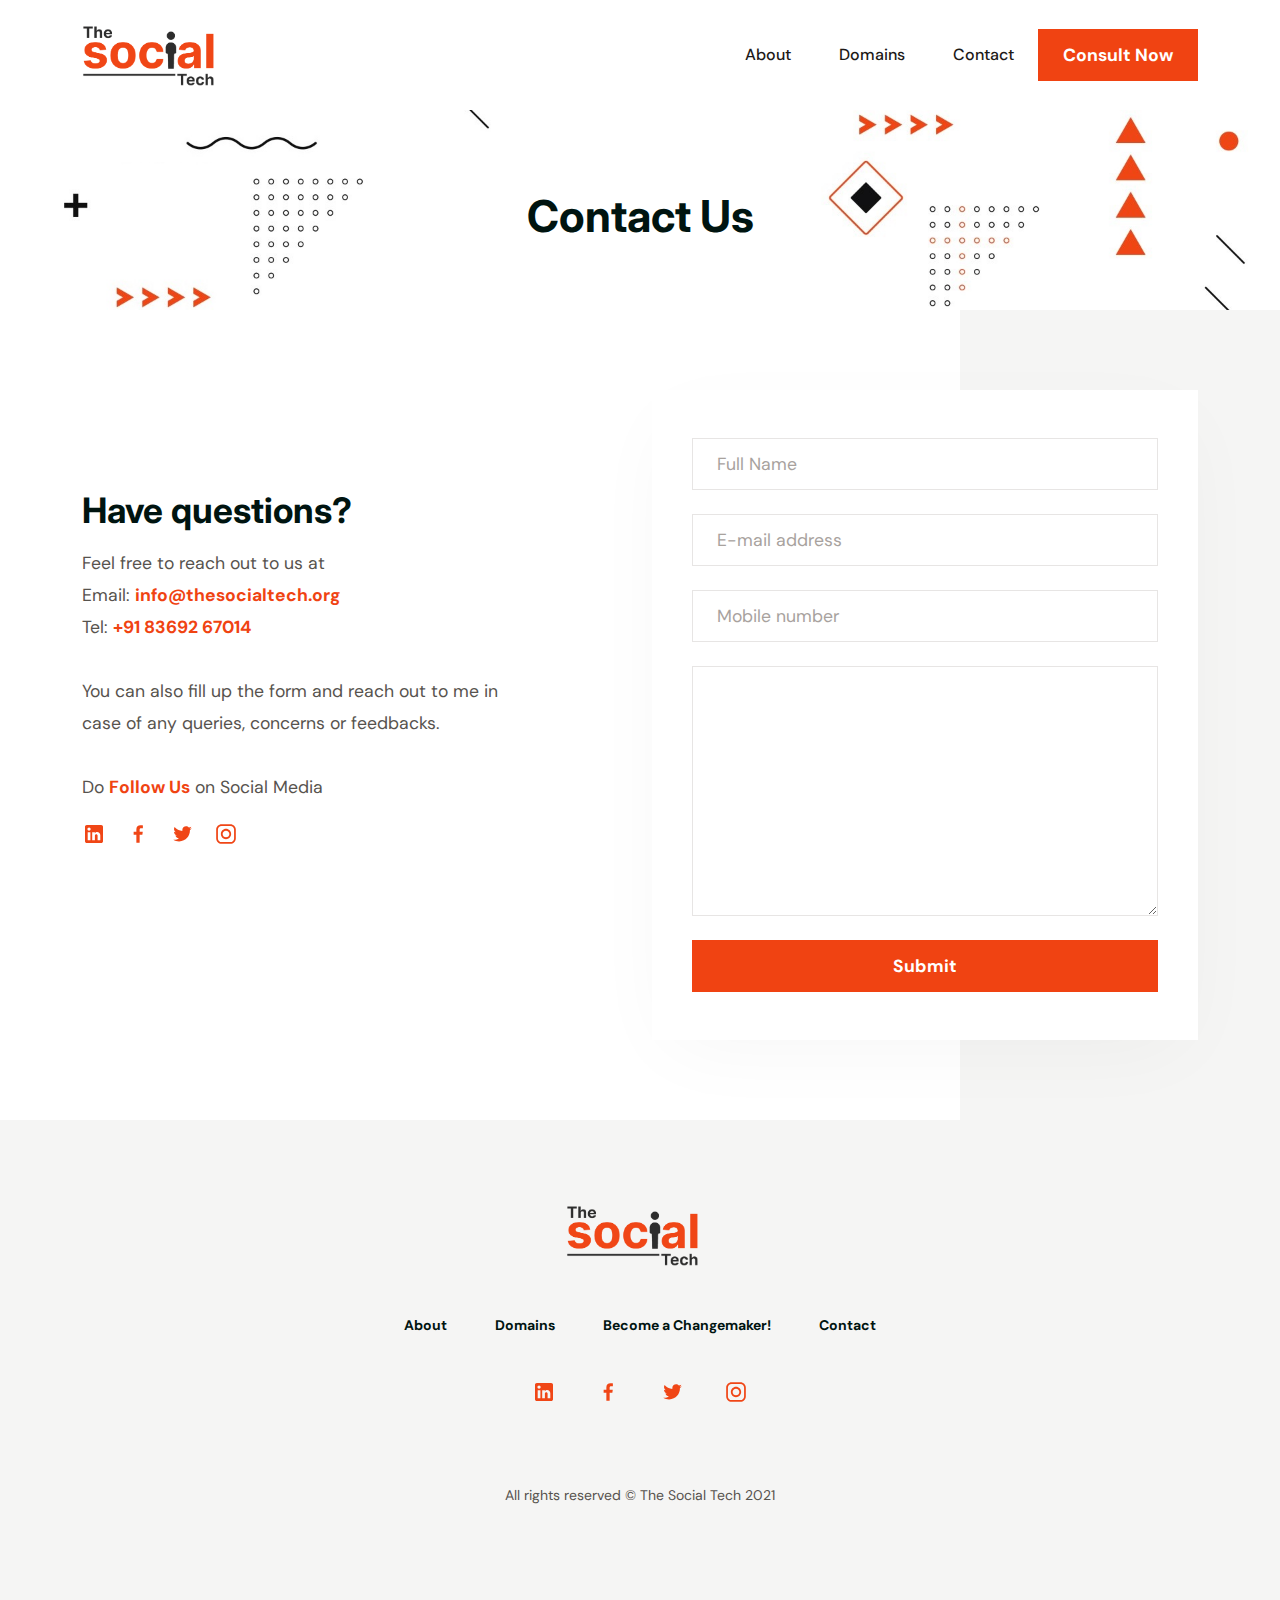
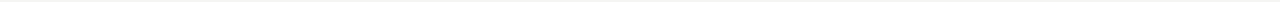
<file: contact.html>
<!DOCTYPE html>
<html lang="en">
  <head>
    <title>Contact Us | The Social Tech - Enabling NP Tech</title>
    <meta charset="utf-8">
    <meta name="viewport" content="width=device-width, initial-scale=1, shrink-to-fit=no">
    <meta name="description" content="Connect with us to get started on your Technology journey | Responsible Tech | Enlarging Opportunities">
    <meta name="author" content="">
    <link rel="stylesheet" href="https://fonts.googleapis.com/css2?family=DM+Sans:wght@400;500;700&display=swap">
    <link rel="stylesheet" href="https://fonts.googleapis.com/css2?family=Poppins:wght@400;500;700&display=swap">
    <link rel="stylesheet" href="https://fonts.googleapis.com/css?family=Inter:400&amp;subset=latin">
    <link rel="stylesheet" href="css/bootstrap/bootstrap.min.css">
    <link rel="icon" href="favicon.ico">
  </head>
  <body>
    <div class="">
        
      <nav class="position-relative navbar navbar-expand-lg navbar-light py-5"><div class="container">
        <a class="navbar-brand" href="index.html">
          <img src="images/thesocialtech-logo.png" alt="The Social Tech" width="132"></a>
        <button class="btn p-0 d-lg-none navbar-burger">
          <svg width="24" height="24" viewbox="0 0 24 24" fill="none" xmlns="http://www.w3.org/2000/svg"><path fill-rule="evenodd" clip-rule="evenodd" d="M3.5 7C3.22386 7 3 6.77614 3 6.5C3 6.22386 3.22386 6 3.5 6H20.5C20.7761 6 21 6.22386 21 6.5C21 6.77614 20.7761 7 20.5 7H3.5ZM3.5 12C3.22386 12 3 11.7761 3 11.5C3 11.2239 3.22386 11 3.5 11H20.5C20.7761 11 21 11.2239 21 11.5C21 11.7761 20.7761 12 20.5 12H3.5ZM3 16.5C3 16.7761 3.22386 17 3.5 17H20.5C20.7761 17 21 16.7761 21 16.5C21 16.2239 20.7761 16 20.5 16H3.5C3.22386 16 3 16.2239 3 16.5Z" fill="#006251"></path></svg></button>
        <ul class="d-none d-lg-flex ms-auto navbar-nav">
		  <li class="nav-item"><a class="nav-link" href="about.html">About</a></li>
          <li class="nav-item"><a class="nav-link" href="service-domains.html">Domains</a></li>
          <li class="nav-item"><a class="nav-link" href="contact.html">Contact</a></li>
          <li class="nav-item">
        </ul>
		<div class="d-none d-lg-block"><a class="btn btn-secondary" href="non-profit-consult-us.html">Consult Now</a></li>
        </div>
        <div class="d-none navbar-menu position-fixed top-0 start-0 bottom-0 w-75 mw-sm" style="z-index: 9999;">
          <div class="navbar-backdrop position-fixed top-0 start-0 end-0 bottom-0 bg-primary" style="opacity: 90%;"></div>
          <nav class="position-relative h-100 w-100 d-flex flex-column py-6 px-6 navbar-light bg-white overflow-auto"><div class="d-flex align-items-center mb-10">
            <a class="me-auto navbar-brand" href="index.html">
              <img src="images/thesocialtech-logo.png" alt="The Social Tech" width="132"></a>
            <button class="navbar-close btn-close" type="button" aria-label="Close"></button>
            </div>
            <div>
              <ul class="nav flex-column">
				<li class="nav-item mb-4"><a class="nav-link" href="about.html">About</a></li>
                <li class="nav-item mb-4"><a class="nav-link" href="service-domains.html">Domains</a></li>
                <li class="nav-item mb-4"><a class="nav-link" href="contact.html">Contact</a></li>
              </ul>
			  <div class="mt-auto">
				<div class="py-6"><a class="w-100 btn btn-secondary mb-2" href="non-profit-consult-us.html">Consult Now</a></div>
              </div>
            </div>
          </nav></div>
      </nav>
        
      <!-- <section class="py-20"><div class="container">
        <div class="mw-4xl mx-auto text-center">
          <h2 class="mt-4 mb-4">Contact Us</h2>       
        </div>
        </div>
      </section> -->
	  
	  <section>
	   <div class="text-center bg-image"
          style=" background-image: url('images/page_banner.jpg');	  
			background-position: center;
			background-repeat: no-repeat;
			background-size: cover;
			position: relative;
          height: 200px;">
		  <h1 class="p-20">Contact Us</h1>  
        </div>
	</section>
        
      <section class="position-relative py-20 bg-secondary overflow-hidden bg-light"><div class="d-none d-md-block position-absolute top-0 start-0 bg-white w-75 h-100"></div>
        <div class="d-md-none position-absolute top-0 start-0 bg-white w-100 h-100"></div>
        <div class="container position-relative">
          <div class="row align-items-center">
            <div class="col-12 col-lg-6 mb-10 mb-lg-0">
              <div class="mw-lg-md mb-10 mb-lg-24">
                <h2 class="mb-4">Have questions?</h2>
                <p class="lead lh-lg text-muted">Feel free to reach out to us at <br>
                  Email: <span class="text-secondary fw-bold"> <a href="mailto: info@thesocialtech.org"">info@thesocialtech.org</a></span> <br>
                  Tel: <span class="text-secondary fw-bold"><a href="tel:+918369267014"> +91 83692 67014</a></span><br><br>
                  You can also fill up the form and reach out to me in case of any queries, concerns or feedbacks.<br><br>
                  Do <span class="text-secondary fw-bold"> Follow Us</span> on Social Media
                </p>
                <div class="d-flex flex-wrap">
                  <a class="text-decoration-none me-5" href="https://linkedin.com/company/thesocialtechorg">
                  <img src="cronos-assets/logos/brands/linkedIn.svg" height="24" width="24" alt=""></a>
                  <a class="text-decoration-none me-5" href="https://fb.me/thesocialtechorg">
                    <img src="cronos-assets/logos/brands/facebook.svg" height="24" width="24" alt=""></a>
                  <a class="text-decoration-none me-5" href="https://twitter.com/SocialTechOrg">
                    <img src="cronos-assets/logos/brands/twitter.svg" height="24" width="24" alt=""></a>
                  <a class="text-decoration-none me-5" href="https://www.instagram.com/thesocialtechorg/">
                    <img src="cronos-assets/logos/brands/instagram.svg" height="24" width="24" alt=""></a>
                </div>
              </div>
            </div>
            <div class="col-12 col-lg-6 position-relative">
              <div class="position-relative py-12 px-10 bg-white shadow-lg text-center">
                <form action="https://formspree.io/f/xzbozvdz" method="POST">
                  <input class="form-control mb-6" type="text" name="fullname" placeholder="Full Name" required>
				  <input class="form-control mb-6" type="email" name="email"  placeholder="E-mail address" required>
				  <input class="form-control mb-6" type="number" name="mobile"  placeholder="Mobile number" required>
				  <textarea class="form-control mb-6" name="message" cols="30" rows="10" placeholder="Your Message...">
				  </textarea><button class="btn btn-secondary w-100">Submit</button>
                </form>
              </div>
            </div>
          </div>
        </div>
      </section>
        
      <section class="py-20 bg-light"><div class="container">
          <div class="max-w-xl mx-auto">
            <div class="text-center pb-10 border-bottom">
              <a class="d-inline-block mb-10 navbar-brand" href="index.html"><img src="images/thesocialtech-logo.png" alt="" width="132"></a>
              <ul class="list-unstyled d-flex flex-wrap justify-content-center mb-10"><li class="mb-5 mb-lg-0 me-6 me-lg-12"><a class="small link-dark text-decoration-none fw-bold" href="about.html">About</a></li>
                <li class="mb-5 mb-lg-0 me-6 me-lg-12"><a class="small link-dark text-decoration-none fw-bold" href="service-domains.html">Domains</a></li>
                <li class="mb-5 mb-lg-0 me-6 me-lg-12"><a class="small link-dark text-decoration-none fw-bold" href="changemaker-registration.html">Become a Changemaker!</a></li>
                <li><a class="small link-dark text-decoration-none fw-bold" href="contact.html">Contact</a></li>
              </ul><div class="d-flex flex-wrap justify-content-center align-items-center">
               <a class="text-decoration-none me-10" href="https://linkedin.com/company/thesocialtechorg">
                  <img src="cronos-assets/logos/brands/linkedIn.svg" height="24" width="24" alt=""></a>
                <a class="text-decoration-none me-10" href="https://fb.me/thesocialtechorg">
                  <img src="cronos-assets/logos/brands/facebook.svg" height="24" width="24"  alt=""></a>
                <a class="text-decoration-none me-10" href="https://twitter.com/SocialTechOrg">
                  <img src="cronos-assets/logos/brands/twitter.svg" height="24" width="24" alt=""></a>
                <a class="text-decoration-none" href="https://www.instagram.com/thesocialtechorg/">
                  <img src="cronos-assets/logos/brands/instagram.svg" height="24" width="24" alt=""></a>
              </div>
            </div>
            <p class="pt-10 small text-muted text-center">All rights reserved © The Social Tech 2021</p>
          </div>
        </div>
      </section>
    </div>
    <script src="js/bootstrap/bootstrap.bundle.min.js"></script>
    <script src="js/main.js"></script>
  </body>
</html>
</file>
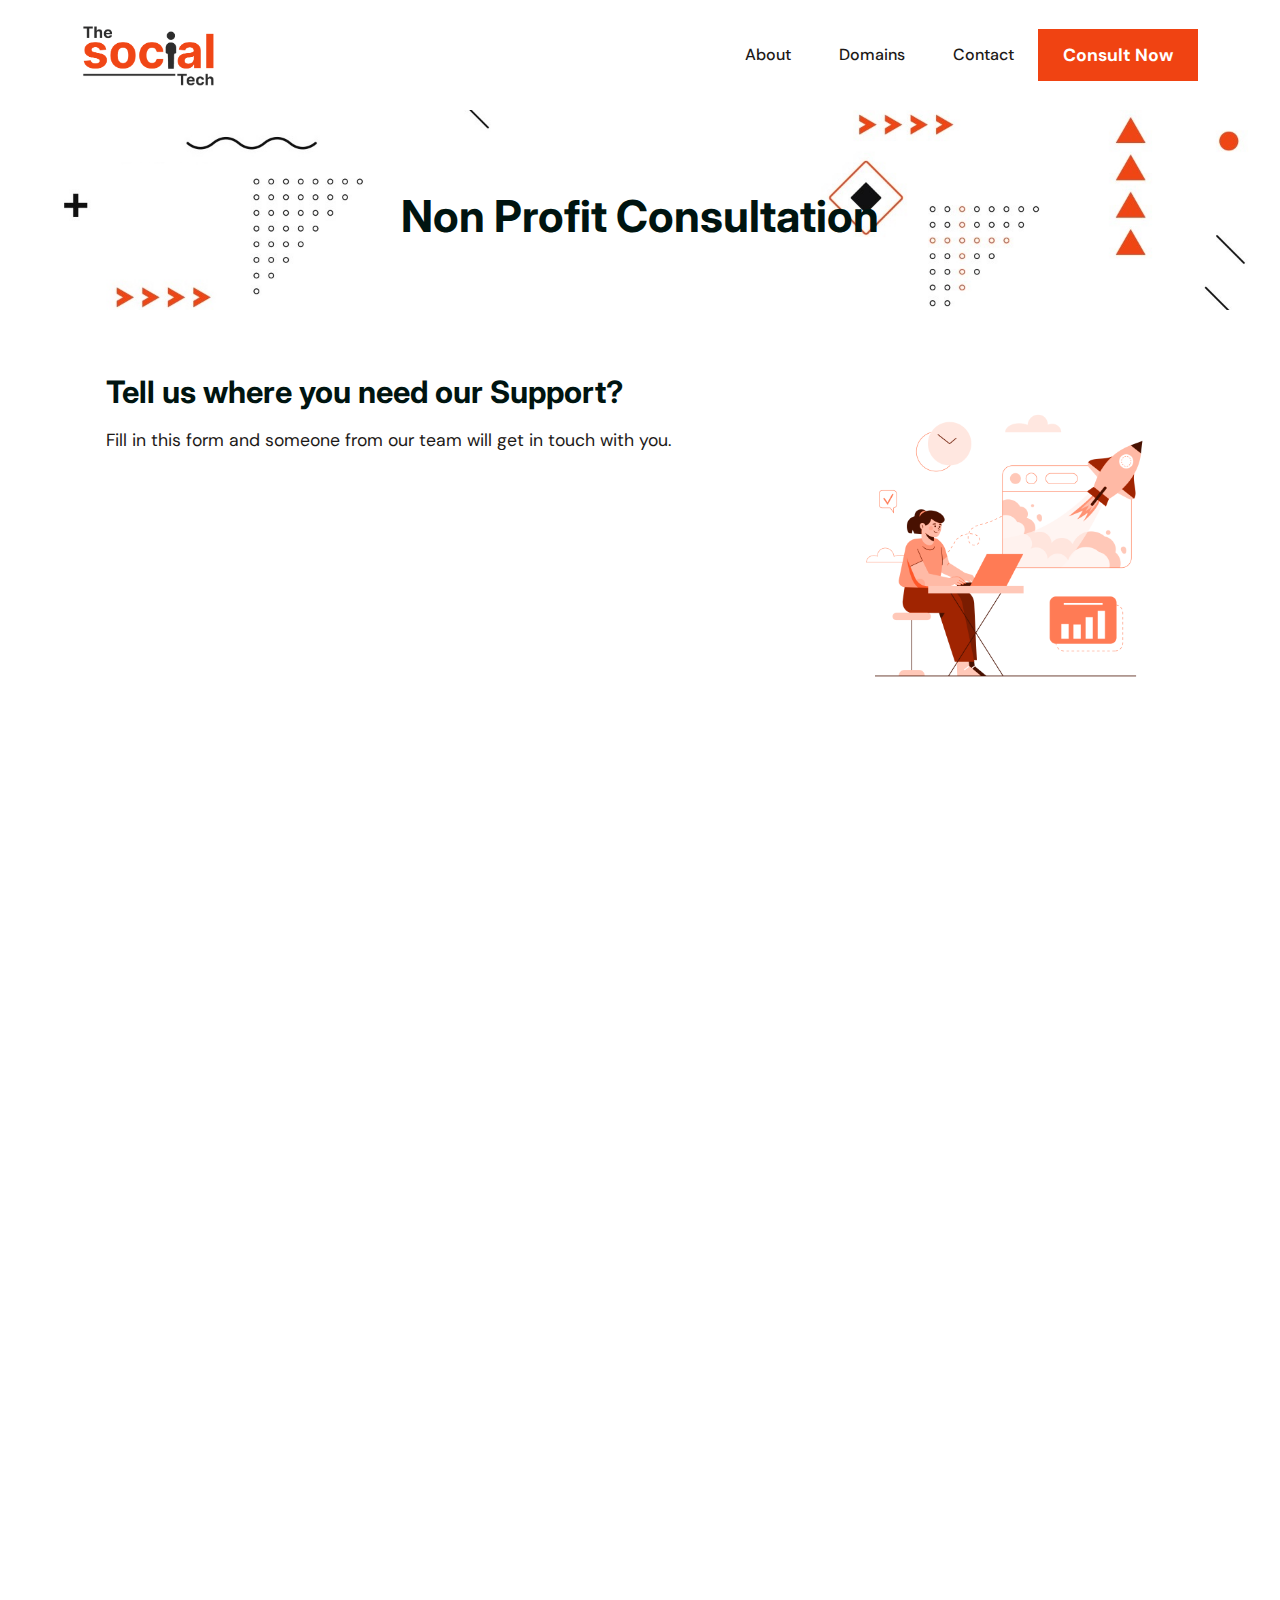
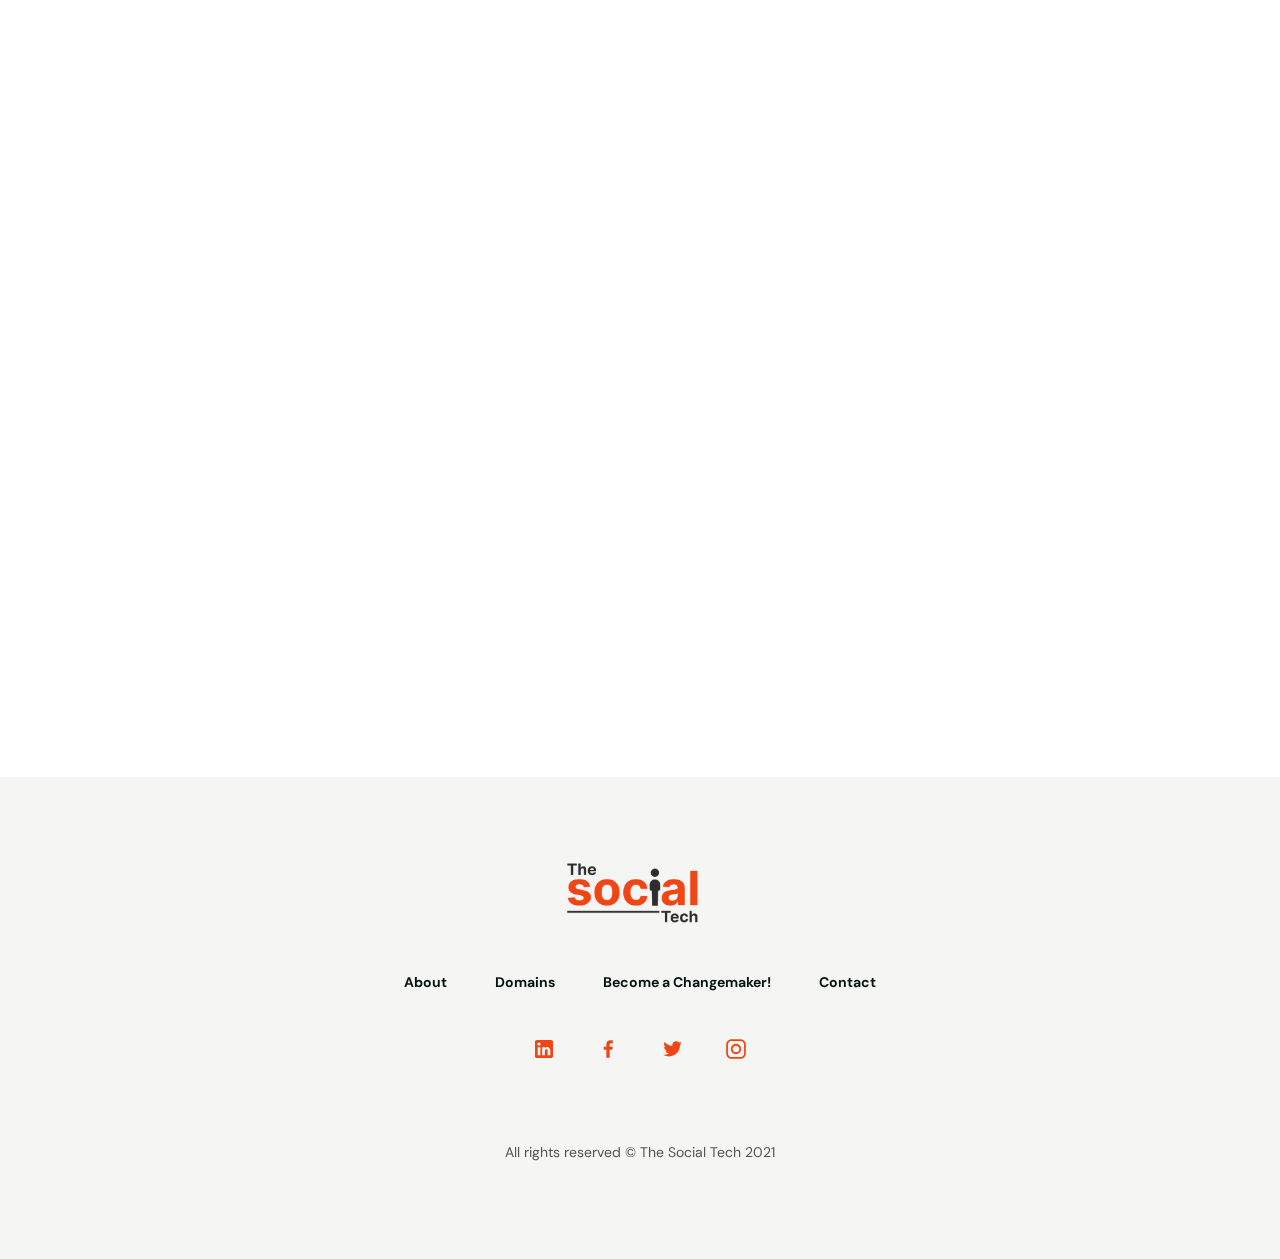
<file: non-profit-consult-us.html>
<!DOCTYPE html>
<html lang="en">
  <head>
    <title>Non Profit Consultation | The Social Tech - Enabling NP Tech</title>
    <meta charset="utf-8">
    <meta name="viewport" content="width=device-width, initial-scale=1, shrink-to-fit=no">
    <meta name="description" content="Book a Non Profit Consultation with us to help us understand your pain points. We provide Technology Consulting, Digitization, Analytics and Finance & Accounting">
    <meta name="author" content="">
    <link rel="stylesheet" href="https://fonts.googleapis.com/css2?family=DM+Sans:wght@400;500;700&display=swap">
    <link rel="stylesheet" href="https://fonts.googleapis.com/css2?family=Poppins:wght@400;500;700&display=swap">
    <link rel="stylesheet" href="https://fonts.googleapis.com/css?family=Inter:400&amp;subset=latin">
    <link rel="stylesheet" href="css/bootstrap/bootstrap.min.css">
    <link rel="icon" href="favicon.ico">
  </head>
  <body>
    <div class="">
        
      <nav class="position-relative navbar navbar-expand-lg navbar-light py-5"><div class="container">
        <a class="navbar-brand" href="index.html">
          <img src="images/thesocialtech-logo.png" alt="The Social Tech" width="132"></a>
        <button class="btn p-0 d-lg-none navbar-burger">
          <svg width="24" height="24" viewbox="0 0 24 24" fill="none" xmlns="http://www.w3.org/2000/svg"><path fill-rule="evenodd" clip-rule="evenodd" d="M3.5 7C3.22386 7 3 6.77614 3 6.5C3 6.22386 3.22386 6 3.5 6H20.5C20.7761 6 21 6.22386 21 6.5C21 6.77614 20.7761 7 20.5 7H3.5ZM3.5 12C3.22386 12 3 11.7761 3 11.5C3 11.2239 3.22386 11 3.5 11H20.5C20.7761 11 21 11.2239 21 11.5C21 11.7761 20.7761 12 20.5 12H3.5ZM3 16.5C3 16.7761 3.22386 17 3.5 17H20.5C20.7761 17 21 16.7761 21 16.5C21 16.2239 20.7761 16 20.5 16H3.5C3.22386 16 3 16.2239 3 16.5Z" fill="#006251"></path></svg></button>
        <ul class="d-none d-lg-flex ms-auto navbar-nav">
		  <li class="nav-item"><a class="nav-link" href="about.html">About</a></li>
          <li class="nav-item"><a class="nav-link" href="service-domains.html">Domains</a></li>
          <li class="nav-item"><a class="nav-link" href="contact.html">Contact</a></li>
          <li class="nav-item">
        </ul>
		<div class="d-none d-lg-block"><a class="btn btn-secondary" href="non-profit-consult-us.html">Consult Now</a></li>
        </div>
        <div class="d-none navbar-menu position-fixed top-0 start-0 bottom-0 w-75 mw-sm" style="z-index: 9999;">
          <div class="navbar-backdrop position-fixed top-0 start-0 end-0 bottom-0 bg-primary" style="opacity: 90%;"></div>
          <nav class="position-relative h-100 w-100 d-flex flex-column py-6 px-6 navbar-light bg-white overflow-auto"><div class="d-flex align-items-center mb-10">
            <a class="me-auto navbar-brand" href="index.html">
              <img src="images/thesocialtech-logo.png" alt="The Social Tech" width="132"></a>
            <button class="navbar-close btn-close" type="button" aria-label="Close"></button>
            </div>
            <div>
              <ul class="nav flex-column">
				<li class="nav-item mb-4"><a class="nav-link" href="about.html">About</a></li>
                <li class="nav-item mb-4"><a class="nav-link" href="service-domains.html">Domains</a></li>
                <li class="nav-item mb-4"><a class="nav-link" href="contact.html">Contact</a></li>
              </ul><div class="mt-auto">
              <div class="py-6"><a class="w-100 btn btn-secondary mb-2" href="non-profit-consult-us.html">Consult Now</a></div>
              </div>
            </div>
          </nav></div>
      </nav>
        
      <!-- <section class="py-20"><div class="container">
        <div class="mw-4xl mx-auto text-center">
          <h2 class="mt-4 mb-4">Non Profit Consultation</h2>
        </div>
        </div>
      </section> -->
	  
	  <section>
	   <div class="text-center bg-image"
          style=" background-image: url('images/page_banner.jpg');	  
			background-position: center;
			background-repeat: no-repeat;
			background-size: cover;
			position: relative;
          height: 200px;">
		  <h1 class="p-20">Non Profit Consultation</h1>  
        </div>
	</section>
        
      <section class="py-10">
        <div class="container">
          <div class="row mb-5 p-6">
            <div class="col-12 col-lg-8">
              <div class="pe-lg-5 mb-4">
                <h3 class="mb-4">Tell us where you need our Support?</h3>
				<p>Fill in this form and someone from our team will get in touch with you.</p>
				<iframe src="https://docs.google.com/forms/d/e/1FAIpQLScIob2i4qaA7mVSiJg5M3TKAclvKShJpEZ99yLhRB_P1D_CNg/viewform?embedded=true" width="640" height="1800" frameborder="0" marginheight="0" marginwidth="0">Loading…</iframe>
              </div>
            </div>
            <div class="col-12 col-lg-4 ms-auto">
              <img class="img-fluid" src="images/rocket-orange.png" alt=""> 
            </div>
          </div>
        </div>
      </section>
        
      <section class="py-20 bg-light"><div class="container">
          <div class="max-w-xl mx-auto">
            <div class="text-center pb-10 border-bottom">
              <a class="d-inline-block mb-10 navbar-brand" href="index.html"><img src="images/thesocialtech-logo.png" alt="" width="132"></a>
              <ul class="list-unstyled d-flex flex-wrap justify-content-center mb-10"><li class="mb-5 mb-lg-0 me-6 me-lg-12"><a class="small link-dark text-decoration-none fw-bold" href="about.html">About</a></li>
                <li class="mb-5 mb-lg-0 me-6 me-lg-12"><a class="small link-dark text-decoration-none fw-bold" href="service-domains.html">Domains</a></li>
                <li class="mb-5 mb-lg-0 me-6 me-lg-12"><a class="small link-dark text-decoration-none fw-bold" href="changemaker-registration.html">Become a Changemaker!</a></li>
                <li><a class="small link-dark text-decoration-none fw-bold" href="contact.html">Contact</a></li>
              </ul><div class="d-flex flex-wrap justify-content-center align-items-center">
               <a class="text-decoration-none me-10" href="https://linkedin.com/company/thesocialtechorg">
                  <img src="cronos-assets/logos/brands/linkedIn.svg" height="24" width="24" alt=""></a>
                <a class="text-decoration-none me-10" href="https://fb.me/thesocialtechorg">
                  <img src="cronos-assets/logos/brands/facebook.svg" height="24" width="24"  alt=""></a>
                <a class="text-decoration-none me-10" href="https://twitter.com/SocialTechOrg">
                  <img src="cronos-assets/logos/brands/twitter.svg" height="24" width="24" alt=""></a>
                <a class="text-decoration-none" href="https://www.instagram.com/thesocialtechorg/">
                  <img src="cronos-assets/logos/brands/instagram.svg" height="24" width="24" alt=""></a>
              </div>
            </div>
            <p class="pt-10 small text-muted text-center">All rights reserved © The Social Tech 2021</p>
          </div>
        </div>
      </section>
    </div>
    <script src="js/bootstrap/bootstrap.bundle.min.js"></script>
    <script src="js/main.js"></script>
  </body>
</html>
</file>
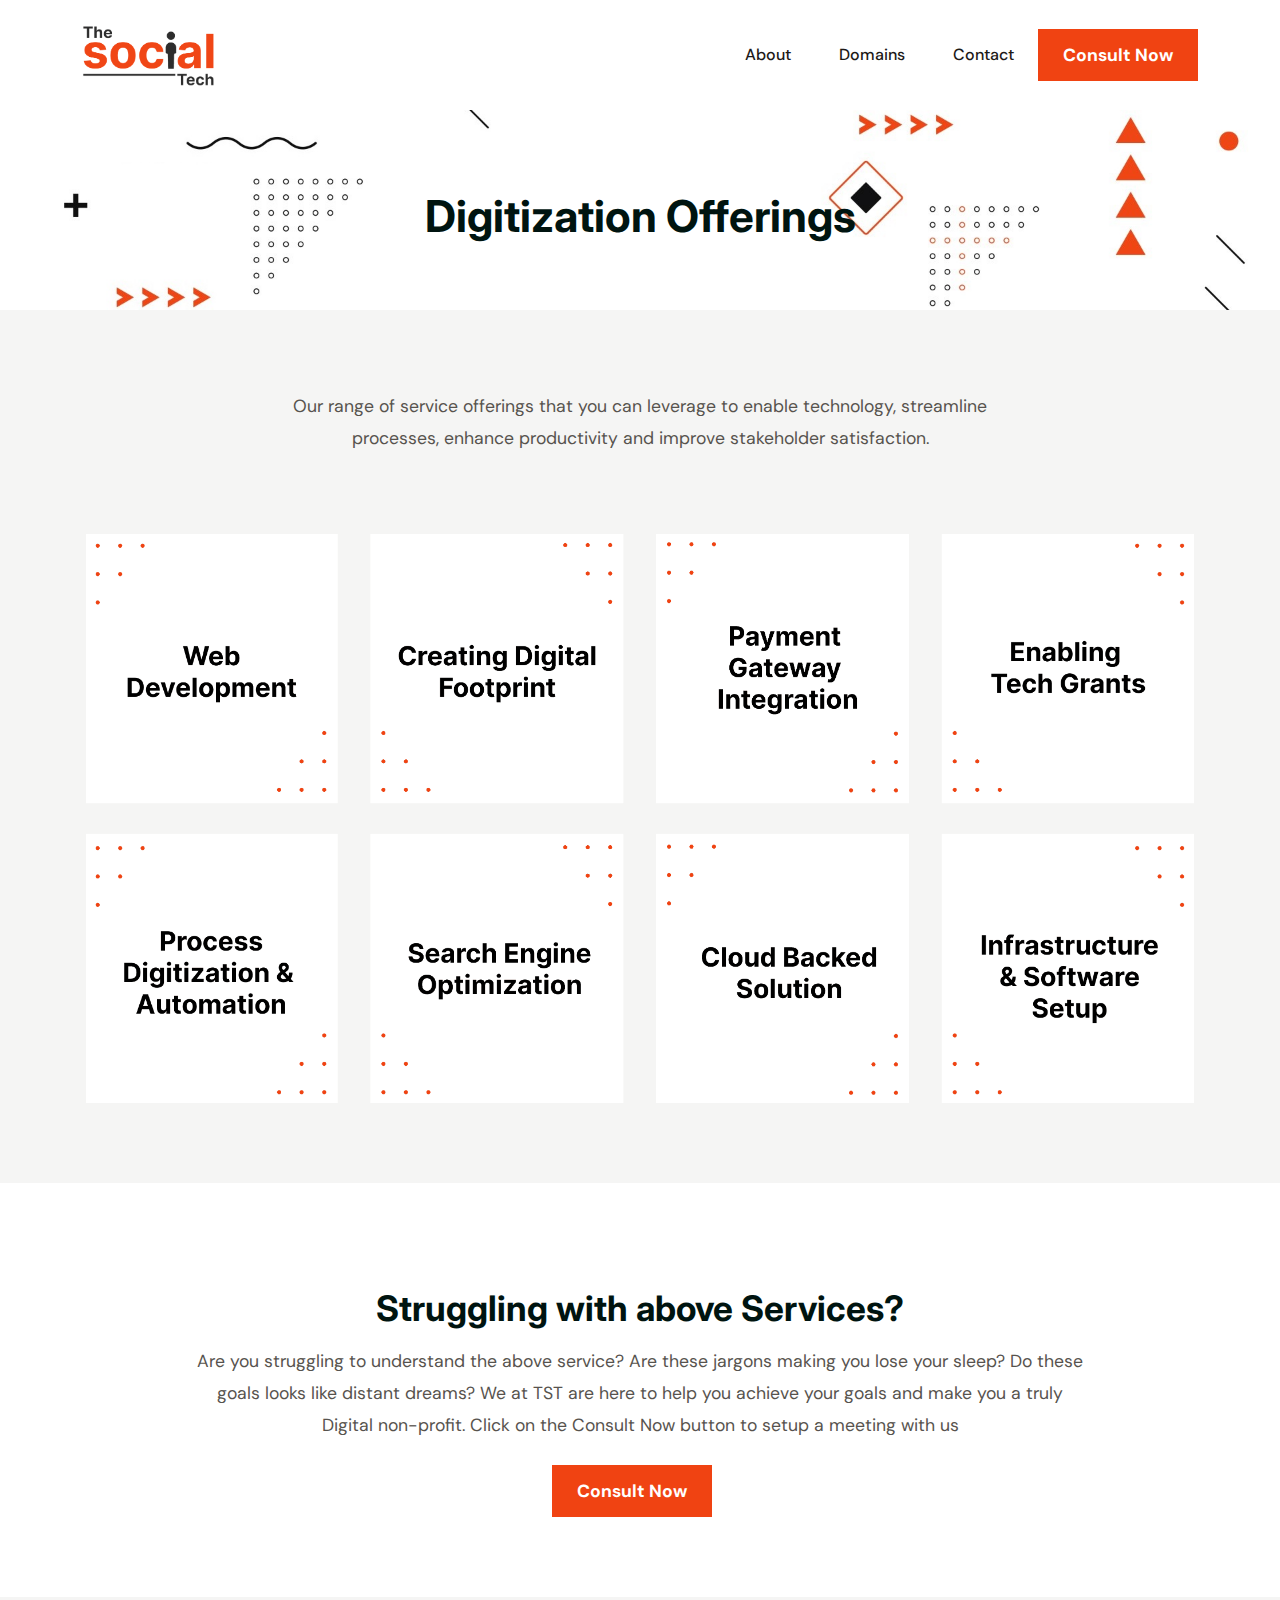
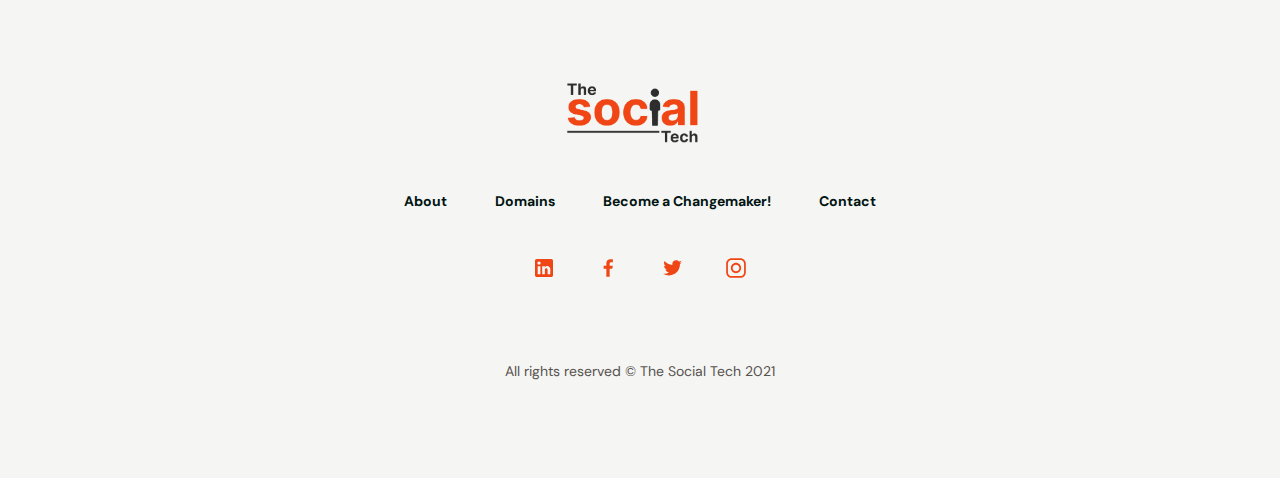
<file: service-digitization.html>
<!DOCTYPE html>
<html lang="en">
  <head>
    <title>Digitization Services | The Social Tech - Enabling NP Tech</title>
    <meta charset="utf-8">
    <meta name="viewport" content="width=device-width, initial-scale=1, shrink-to-fit=no">
    <meta name="description" content="We provide range of services like Web Development, Creating Digital Footprint, Payment Gateway Integration, Enabling Tech Grants, SEO, Process Automation">
    <meta name="author" content="">
    <link rel="stylesheet" href="https://fonts.googleapis.com/css2?family=DM+Sans:wght@400;500;700&display=swap">
    <link rel="stylesheet" href="https://fonts.googleapis.com/css2?family=Poppins:wght@400;500;700&display=swap">
    <link rel="stylesheet" href="https://fonts.googleapis.com/css?family=Inter:400&amp;subset=latin">
    <link rel="stylesheet" href="css/bootstrap/bootstrap.min.css">
    <link rel="icon" href="favicon.ico">
  </head>
  <body>
    <div class="">
        
      <nav class="position-relative navbar navbar-expand-lg navbar-light py-5"><div class="container">
        <a class="navbar-brand" href="index.html">
          <img src="images/thesocialtech-logo.png" alt="The Social Tech" width="132"></a>
        <button class="btn p-0 d-lg-none navbar-burger">
          <svg width="24" height="24" viewbox="0 0 24 24" fill="none" xmlns="http://www.w3.org/2000/svg"><path fill-rule="evenodd" clip-rule="evenodd" d="M3.5 7C3.22386 7 3 6.77614 3 6.5C3 6.22386 3.22386 6 3.5 6H20.5C20.7761 6 21 6.22386 21 6.5C21 6.77614 20.7761 7 20.5 7H3.5ZM3.5 12C3.22386 12 3 11.7761 3 11.5C3 11.2239 3.22386 11 3.5 11H20.5C20.7761 11 21 11.2239 21 11.5C21 11.7761 20.7761 12 20.5 12H3.5ZM3 16.5C3 16.7761 3.22386 17 3.5 17H20.5C20.7761 17 21 16.7761 21 16.5C21 16.2239 20.7761 16 20.5 16H3.5C3.22386 16 3 16.2239 3 16.5Z" fill="#006251"></path></svg></button>
        <ul class="d-none d-lg-flex ms-auto navbar-nav">
		  <li class="nav-item"><a class="nav-link" href="about.html">About</a></li>
          <li class="nav-item"><a class="nav-link" href="service-domains.html">Domains</a></li>
          <li class="nav-item"><a class="nav-link" href="contact.html">Contact</a></li>
          <li class="nav-item">
        </ul>
		<div class="d-none d-lg-block"><a class="btn btn-secondary" href="non-profit-consult-us.html">Consult Now</a></li>
        </div>
        <div class="d-none navbar-menu position-fixed top-0 start-0 bottom-0 w-75 mw-sm" style="z-index: 9999;">
          <div class="navbar-backdrop position-fixed top-0 start-0 end-0 bottom-0 bg-primary" style="opacity: 90%;"></div>
          <nav class="position-relative h-100 w-100 d-flex flex-column py-6 px-6 navbar-light bg-white overflow-auto"><div class="d-flex align-items-center mb-10">
            <a class="me-auto navbar-brand" href="index.html">
              <img src="images/thesocialtech-logo.png" alt="The Social Tech" width="132"></a>
            <button class="navbar-close btn-close" type="button" aria-label="Close"></button>
            </div>
            <div>
              <ul class="nav flex-column">
				<li class="nav-item mb-4"><a class="nav-link" href="about.html">About</a></li>
                <li class="nav-item mb-4"><a class="nav-link" href="service-domains.html">Domains</a></li>
                <li class="nav-item mb-4"><a class="nav-link" href="contact.html">Contact</a></li>
              </ul><div class="mt-auto">
              <div class="py-6"><a class="w-100 btn btn-secondary mb-2" href="non-profit-consult-us.html">Consult Now</a></div>
              </div>
            </div>
          </nav></div>
      </nav>
        
<!--       <section class="py-20"><div class="container">
        <div class="mw-4xl mx-auto text-center">
          <h2 class="mt-4 mb-4">Digitization Offerings</h2>
        </div>
        </div>
      </section> -->
	  
	  <section>
	   <div class="text-center bg-image"
          style=" background-image: url('images/page_banner.jpg');	  
			background-position: center;
			background-repeat: no-repeat;
			background-size: cover;
			position: relative;
          height: 200px;">
		  <h1 class="p-20">Digitization Offerings</h1>  
        </div>
	</section>
        
      <section class="py-20 bg-light"><div class="container">
        <div class="mw-3xl mx-auto mb-16 text-center">
          
          <p class="mx-auto lh-lg text-muted">Our range of service offerings that you can leverage to enable technology,
            streamline processes, enhance productivity and improve stakeholder satisfaction.
          </p>
        </div>
        <div class="row mb-n4">
          <div class="col-12 col-md-12 col-lg-12 p-4">
            <img class="img-fluid" src="images/digitization-services.png" alt=""></div>
        </div>
        </div>
      </section>
        
      <section class="py-20"><div class="container">
        <div class="mw-4xl mx-auto text-center">
          
          <h2 class="mt-6 mb-4">Struggling with above Services?</h2>
          <p class="mb-6 mx-auto lh-lg text-muted">Are you struggling to understand the above service? Are these jargons making you lose your sleep? Do these goals looks like distant dreams? We at TST are here to help you achieve your goals and make you a truly Digital non-profit. Click on the Consult Now button to setup a meeting with us
          </p>
          <a class="btn btn-primary d-block d-md-inline-block mb-2 mb-md-0 mb-lg-0 me-md-4 btn-secondary" href="non-profit-consult-us.html">Consult Now</a>
        </div>
        </div>
      </section>
        
      <section class="py-20 bg-light"><div class="container">
          <div class="max-w-xl mx-auto">
            <div class="text-center pb-10 border-bottom">
              <a class="d-inline-block mb-10 navbar-brand" href="index.html"><img src="images/thesocialtech-logo.png" alt="" width="132"></a>
              <ul class="list-unstyled d-flex flex-wrap justify-content-center mb-10"><li class="mb-5 mb-lg-0 me-6 me-lg-12"><a class="small link-dark text-decoration-none fw-bold" href="about.html">About</a></li>
                <li class="mb-5 mb-lg-0 me-6 me-lg-12"><a class="small link-dark text-decoration-none fw-bold" href="service-domains.html">Domains</a></li>
                <li class="mb-5 mb-lg-0 me-6 me-lg-12"><a class="small link-dark text-decoration-none fw-bold" href="changemaker-registration.html">Become a Changemaker!</a></li>
                <li><a class="small link-dark text-decoration-none fw-bold" href="contact.html">Contact</a></li>
              </ul><div class="d-flex flex-wrap justify-content-center align-items-center">
               <a class="text-decoration-none me-10" href="https://linkedin.com/company/thesocialtechorg">
                  <img src="cronos-assets/logos/brands/linkedIn.svg" height="24" width="24" alt=""></a>
                <a class="text-decoration-none me-10" href="https://fb.me/thesocialtechorg">
                  <img src="cronos-assets/logos/brands/facebook.svg" height="24" width="24"  alt=""></a>
                <a class="text-decoration-none me-10" href="https://twitter.com/SocialTechOrg">
                  <img src="cronos-assets/logos/brands/twitter.svg" height="24" width="24" alt=""></a>
                <a class="text-decoration-none" href="https://www.instagram.com/thesocialtechorg/">
                  <img src="cronos-assets/logos/brands/instagram.svg" height="24" width="24" alt=""></a>
              </div>
            </div>
            <p class="pt-10 small text-muted text-center">All rights reserved © The Social Tech 2021</p>
          </div>
        </div>
      </section>
    </div>
    <script src="js/bootstrap/bootstrap.bundle.min.js"></script>
    <script src="js/main.js"></script>
  </body>
</html>
</file>
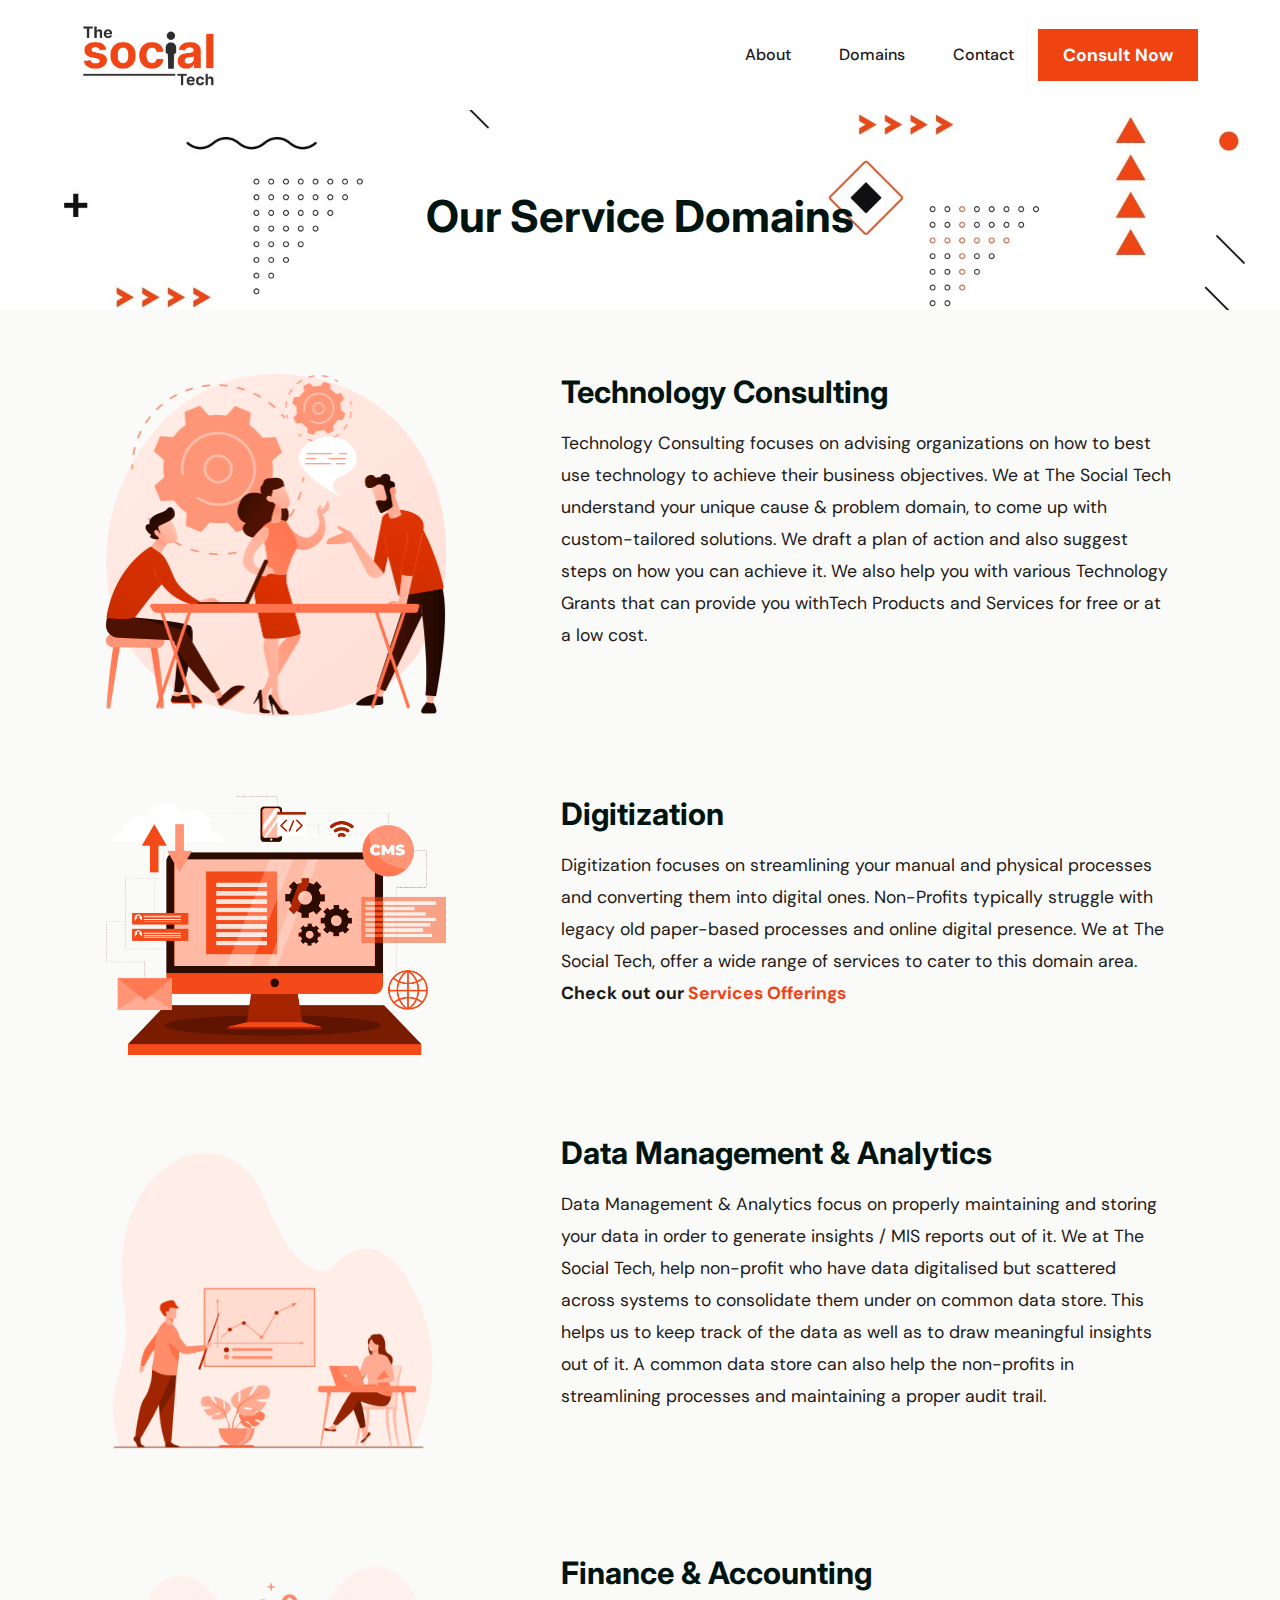
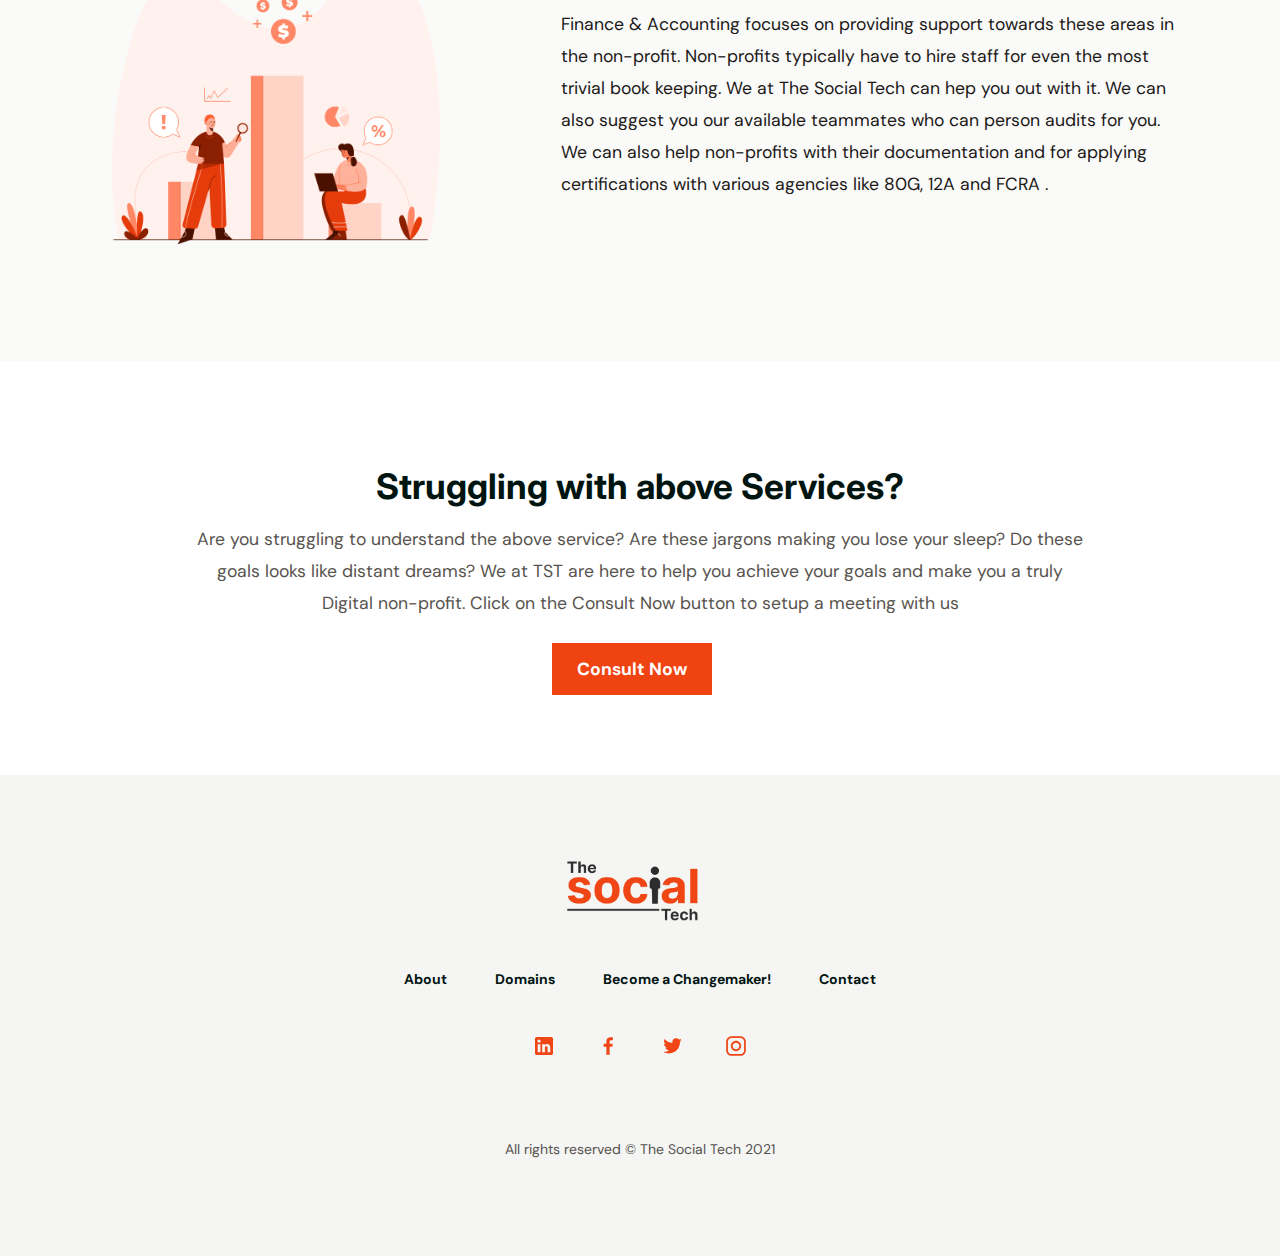
<file: service-domains.html>
<!DOCTYPE html>
<html lang="en">
  <head>
    <title>Our Service Domains | The Social Tech - Enabling NP Tech</title>
    <meta charset="utf-8">
    <meta name="viewport" content="width=device-width, initial-scale=1, shrink-to-fit=no">
    <meta name="description" content="We provide services levereraging Technology | Technology Consulting | Digitization | Data Analytics | Finance & Accounting">
    <meta name="author" content="">
    <link rel="stylesheet" href="https://fonts.googleapis.com/css2?family=DM+Sans:wght@400;500;700&display=swap">
    <link rel="stylesheet" href="https://fonts.googleapis.com/css2?family=Poppins:wght@400;500;700&display=swap">
    <link rel="stylesheet" href="https://fonts.googleapis.com/css?family=Inter:400&amp;subset=latin">
    <link rel="stylesheet" href="css/bootstrap/bootstrap.min.css">
    <link rel="icon" href="favicon.ico">
  </head>
  <body>
    <div class="">
        
      <nav class="position-relative navbar navbar-expand-lg navbar-light py-5"><div class="container">
        <a class="navbar-brand" href="index.html">
          <img src="images/thesocialtech-logo.png" alt="The Social Tech" width="132"></a>
        <button class="btn p-0 d-lg-none navbar-burger">
          <svg width="24" height="24" viewbox="0 0 24 24" fill="none" xmlns="http://www.w3.org/2000/svg"><path fill-rule="evenodd" clip-rule="evenodd" d="M3.5 7C3.22386 7 3 6.77614 3 6.5C3 6.22386 3.22386 6 3.5 6H20.5C20.7761 6 21 6.22386 21 6.5C21 6.77614 20.7761 7 20.5 7H3.5ZM3.5 12C3.22386 12 3 11.7761 3 11.5C3 11.2239 3.22386 11 3.5 11H20.5C20.7761 11 21 11.2239 21 11.5C21 11.7761 20.7761 12 20.5 12H3.5ZM3 16.5C3 16.7761 3.22386 17 3.5 17H20.5C20.7761 17 21 16.7761 21 16.5C21 16.2239 20.7761 16 20.5 16H3.5C3.22386 16 3 16.2239 3 16.5Z" fill="#006251"></path></svg></button>
        <ul class="d-none d-lg-flex ms-auto navbar-nav">
		  <li class="nav-item"><a class="nav-link" href="about.html">About</a></li>
          <li class="nav-item"><a class="nav-link" href="service-domains.html">Domains</a></li>
          <li class="nav-item"><a class="nav-link" href="contact.html">Contact</a></li>
          <li class="nav-item">
        </ul>
		<div class="d-none d-lg-block"><a class="btn btn-secondary" href="non-profit-consult-us.html">Consult Now</a></li>
        </div>
        <div class="d-none navbar-menu position-fixed top-0 start-0 bottom-0 w-75 mw-sm" style="z-index: 9999;">
          <div class="navbar-backdrop position-fixed top-0 start-0 end-0 bottom-0 bg-primary" style="opacity: 90%;"></div>
          <nav class="position-relative h-100 w-100 d-flex flex-column py-6 px-6 navbar-light bg-white overflow-auto"><div class="d-flex align-items-center mb-10">
            <a class="me-auto navbar-brand" href="index.html">
              <img src="images/thesocialtech-logo.png" alt="The Social Tech" width="132"></a>
            <button class="navbar-close btn-close" type="button" aria-label="Close"></button>
            </div>
            <div>
              <ul class="nav flex-column">
				<li class="nav-item mb-4"><a class="nav-link" href="about.html">About</a></li>
                <li class="nav-item mb-4"><a class="nav-link" href="service-domains.html">Domains</a></li>
                <li class="nav-item mb-4"><a class="nav-link" href="contact.html">Contact</a></li>
              </ul><div class="mt-auto">
              <div class="py-6"><a class="w-100 btn btn-secondary mb-2" href="non-profit-consult-us.html">Consult Now</a></div>
              </div>
            </div>
          </nav></div>
      </nav>
        
<!--       <section class="py-20"><div class="container">
        <div class="mw-4xl mx-auto text-center">
          <h2 class="mt-4 mb-4">Our Service Domains</h2>
        </div>
        </div>
      </section> -->
	  
	  <section>
	   <div class="text-center bg-image"
          style=" background-image: url('images/page_banner.jpg');	  
			background-position: center;
			background-repeat: no-repeat;
			background-size: cover;
			position: relative;
          height: 200px;">
		  <h1 class="p-20">Our Service Domains</h1>  
        </div>
	</section>
        
      <section class="py-10 bg-light-light"><div class="container">
          <div class="row mb-5 p-6">	
            <div class="col-12 col-lg-4 me-auto mb-3">
              <img class="img-fluid" src="images\tech-consulting-orange.png" width="" alt=""></div>	
            <div class="col-12 col-lg-7">
              <div class="mb-4">
                <h3 class="mb-4">Technology Consulting</h3>
                <p class="lh-lg lead">Technology Consulting focuses on advising organizations on how to best use technology to achieve their business objectives. We at The Social Tech understand your unique cause &amp; problem domain, to come up with custom-tailored solutions. We draft a plan of action and also suggest steps on how you can achieve it. We also help you with various Technology Grants that can provide you withTech Products and Services for free or at a low cost.
                </p>
              </div>
            </div>
          </div>
      
          <div class="row mb-5 p-6">	
            <div class="col-12 col-lg-4 me-auto mb-3">
              <img class="img-fluid" src="images\digitization-orange.png" width="" height="" alt=""></div>		
            <div class="col-12 col-lg-7">
              <div class="mb-4">
                <h3 class="mb-4">Digitization</h3>
                <p class="lead lh-lg">Digitization focuses on streamlining your manual and physical processes and converting them into digital ones. Non-Profits typically struggle with legacy old paper-based processes and online digital presence. We at The Social Tech, offer a wide range of services to cater to this domain area. 
                  <br>
                  <strong>Check out our <a href="service-digitization.html">Services Offerings</a></strong>
                </p>
              </div>
            </div>
          </div>
      
          <div class="row mb-5 p-6">	
            <div class="col-12 col-lg-4 me-auto mb-3">
              <img class="img-fluid" src="images\analytics-orange.png" width="" height="" alt=""></div>	
            <div class="col-12 col-lg-7">
              <div class="mb-4">
                <h3 class="mb-4">Data Management &amp; Analytics</h3>
                <p class="lead lh-lg">Data Management &amp; Analytics focus on properly maintaining and storing your data in order to generate insights / MIS reports out of it. We at The Social Tech, help non-profit who have data digitalised but scattered across systems to consolidate them under on common data store. This helps us to keep track of the data as well as to draw meaningful insights out of it. A common data store can also help the non-profits in streamlining processes and maintaining a proper audit trail.
                </p>
              </div>
            </div>
          </div>
      
          <div class="row mb-5 p-6">	
            <div class="col-12 col-lg-4 me-auto mb-3">
              <img class="img-fluid" src="images\finance-and-accounting-orange.png" width="" height="" alt=""></div>	
            <div class="col-12 col-lg-7">
              <div class="mb-4">
                <h3 class="mb-4">Finance &amp; Accounting</h3>
                <p class="lead lh-lg">Finance &amp; Accounting focuses on providing support towards  these areas in the non-profit. Non-profits typically have to hire staff for even the most trivial book keeping. We at The Social Tech can hep you out with it. We can also suggest you our available teammates who can person audits for you. We can also help non-profits with their documentation and for applying certifications with various agencies like 80G, 12A and FCRA .
                </p>
              </div>
            </div>
          </div>
      
        </div>
      </section>
        
      <section class="py-20"><div class="container">
        <div class="mw-4xl mx-auto text-center">
          
          <h2 class="mt-6 mb-4">Struggling with above Services?</h2>
          <p class="mb-6 mx-auto lh-lg text-muted">Are you struggling to understand the above service? Are these jargons making you lose your sleep? Do these goals looks like distant dreams? We at TST are here to help you achieve your goals and make you a truly Digital non-profit. Click on the Consult Now button to setup a meeting with us
          </p>
          <a class="btn btn-primary d-block d-md-inline-block mb-2 mb-md-0 mb-lg-0 me-md-4 btn-secondary" href="non-profit-consult-us.html">Consult Now</a>
        </div>
        </div>
      </section>
        
      <section class="py-20 bg-light"><div class="container">
          <div class="max-w-xl mx-auto">
            <div class="text-center pb-10 border-bottom">
              <a class="d-inline-block mb-10 navbar-brand" href="index.html"><img src="images/thesocialtech-logo.png" alt="" width="132"></a>
              <ul class="list-unstyled d-flex flex-wrap justify-content-center mb-10"><li class="mb-5 mb-lg-0 me-6 me-lg-12"><a class="small link-dark text-decoration-none fw-bold" href="about.html">About</a></li>
                <li class="mb-5 mb-lg-0 me-6 me-lg-12"><a class="small link-dark text-decoration-none fw-bold" href="service-domains.html">Domains</a></li>
                <li class="mb-5 mb-lg-0 me-6 me-lg-12"><a class="small link-dark text-decoration-none fw-bold" href="changemaker-registration.html">Become a Changemaker!</a></li>
                <li><a class="small link-dark text-decoration-none fw-bold" href="contact.html">Contact</a></li>
              </ul><div class="d-flex flex-wrap justify-content-center align-items-center">
               <a class="text-decoration-none me-10" href="https://linkedin.com/company/thesocialtechorg">
                  <img src="cronos-assets/logos/brands/linkedIn.svg" height="24" width="24" alt=""></a>
                <a class="text-decoration-none me-10" href="https://fb.me/thesocialtechorg">
                  <img src="cronos-assets/logos/brands/facebook.svg" height="24" width="24"  alt=""></a>
                <a class="text-decoration-none me-10" href="https://twitter.com/SocialTechOrg">
                  <img src="cronos-assets/logos/brands/twitter.svg" height="24" width="24" alt=""></a>
                <a class="text-decoration-none" href="https://www.instagram.com/thesocialtechorg/">
                  <img src="cronos-assets/logos/brands/instagram.svg" height="24" width="24" alt=""></a>
              </div>
            </div>
            <p class="pt-10 small text-muted text-center">All rights reserved © The Social Tech 2021</p>
          </div>
        </div>
      </section>
    </div>
    <script src="js/bootstrap/bootstrap.bundle.min.js"></script>
    <script src="js/main.js"></script>
  </body>
</html>
</file>
